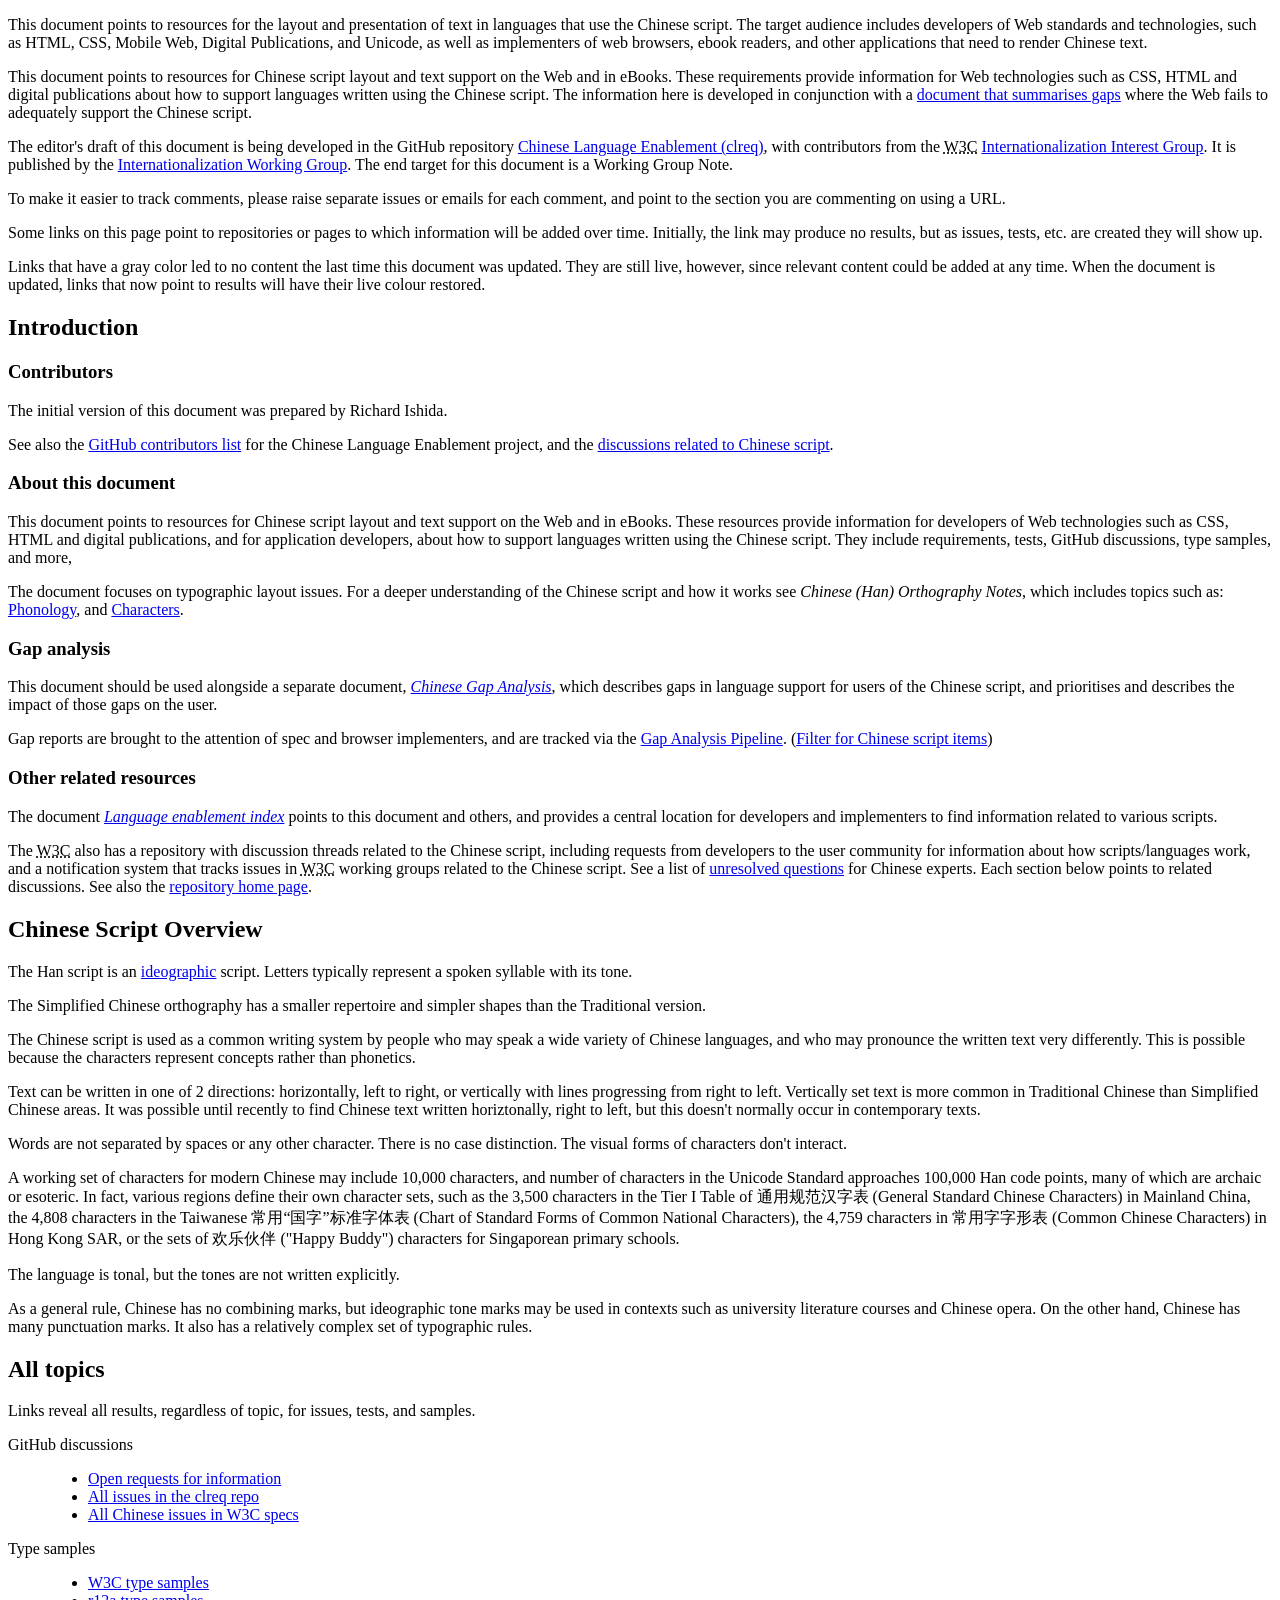
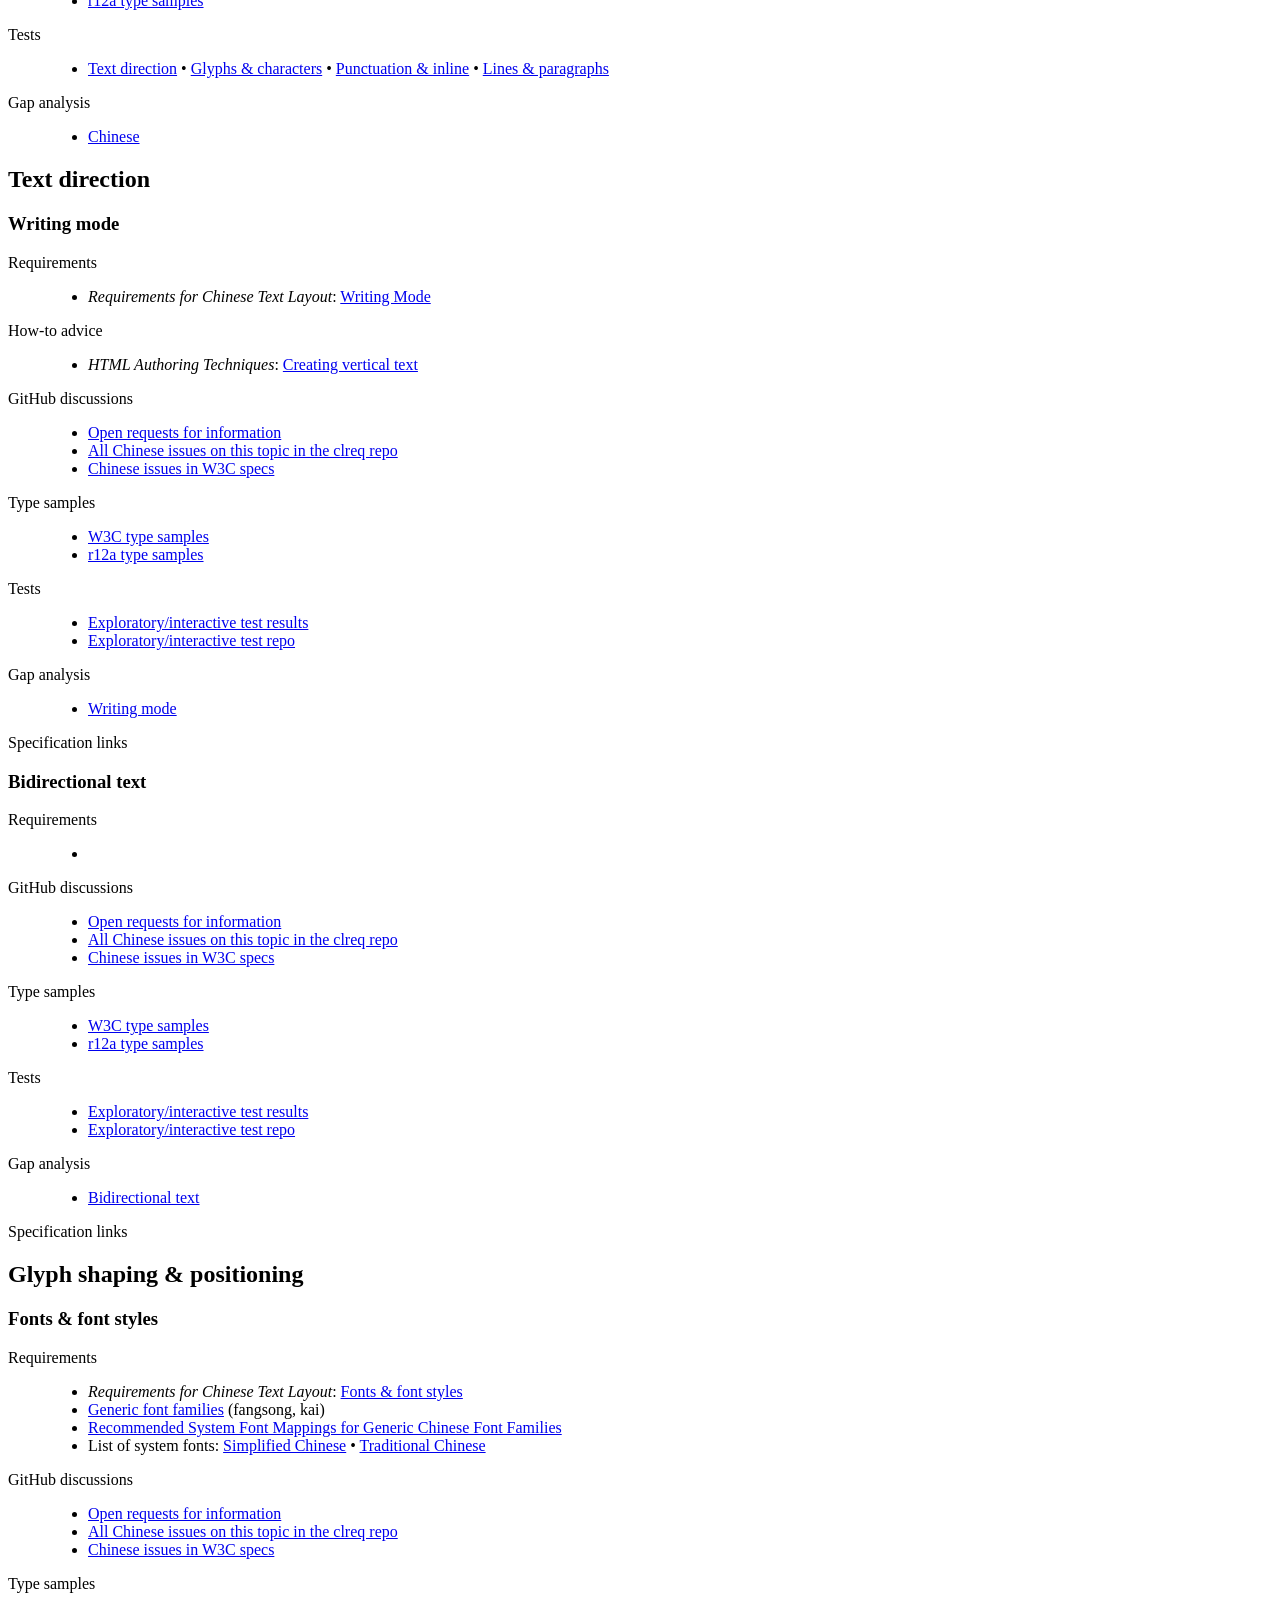
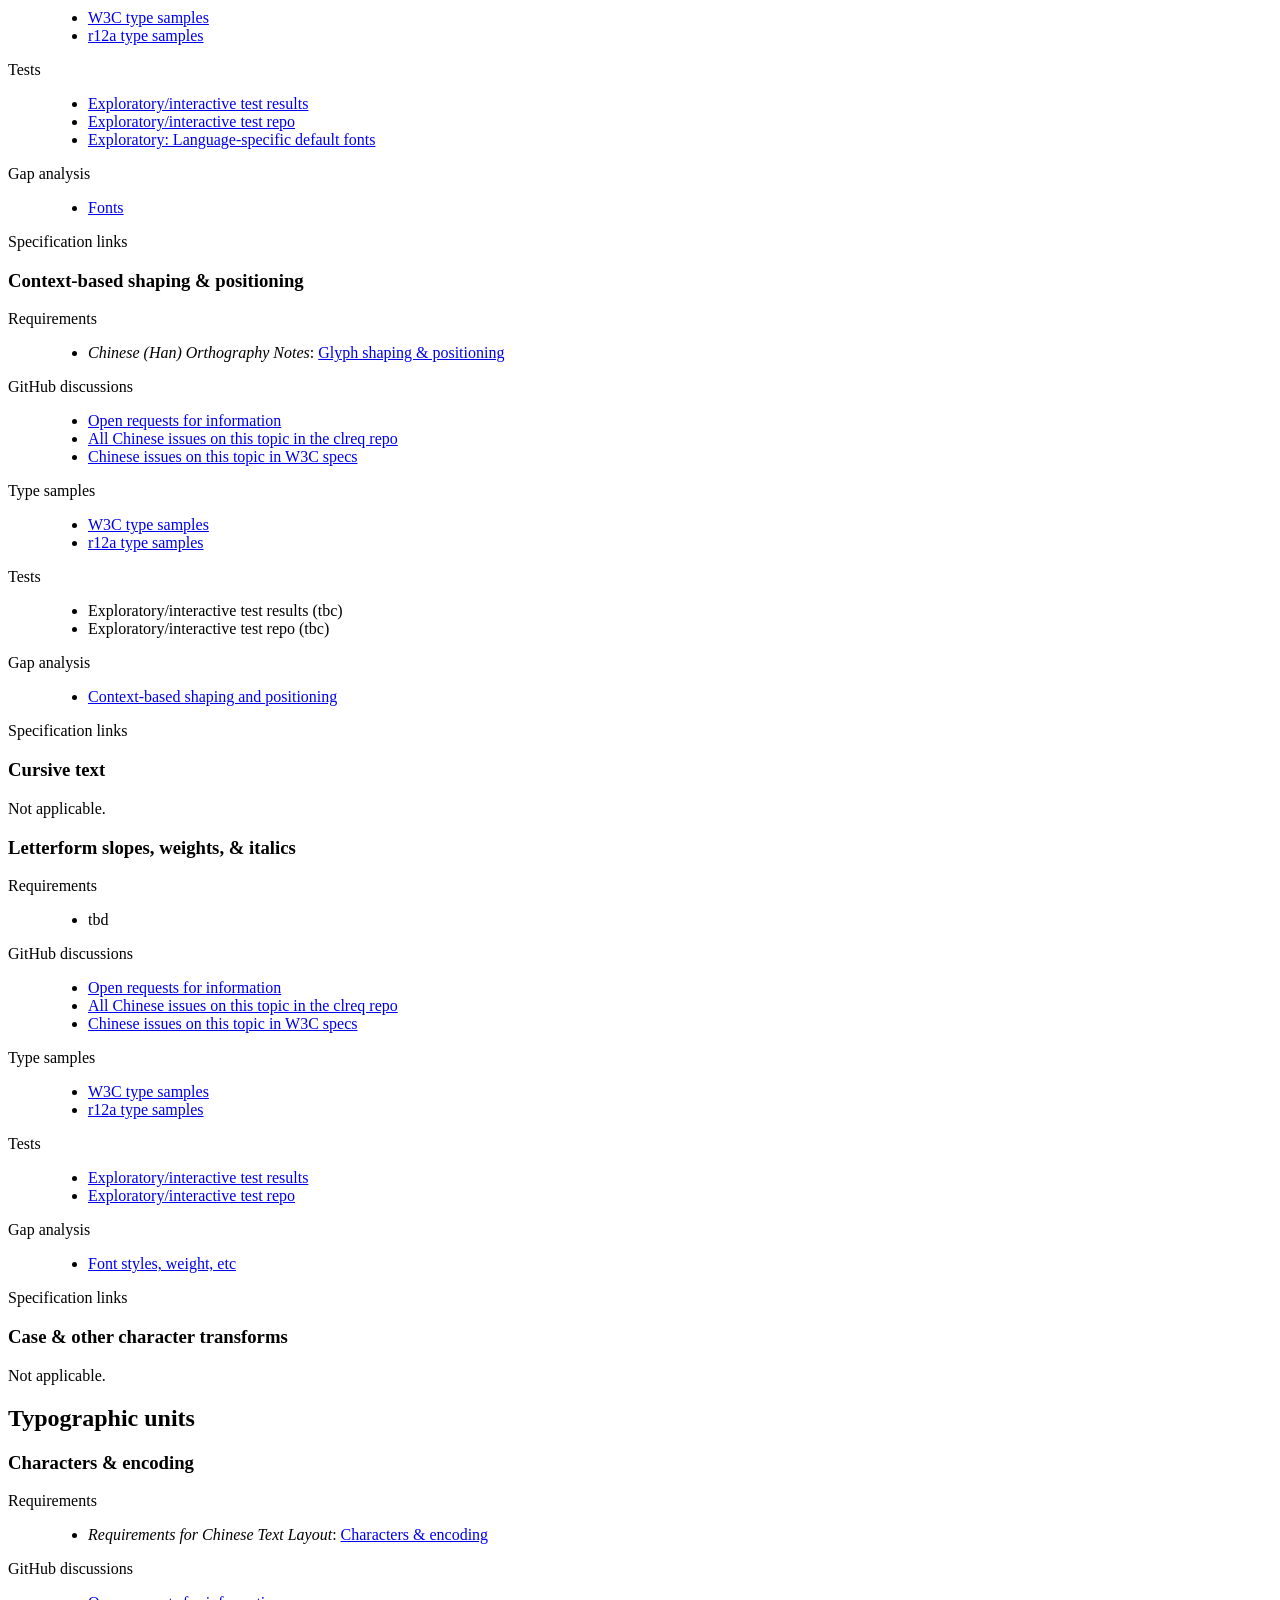
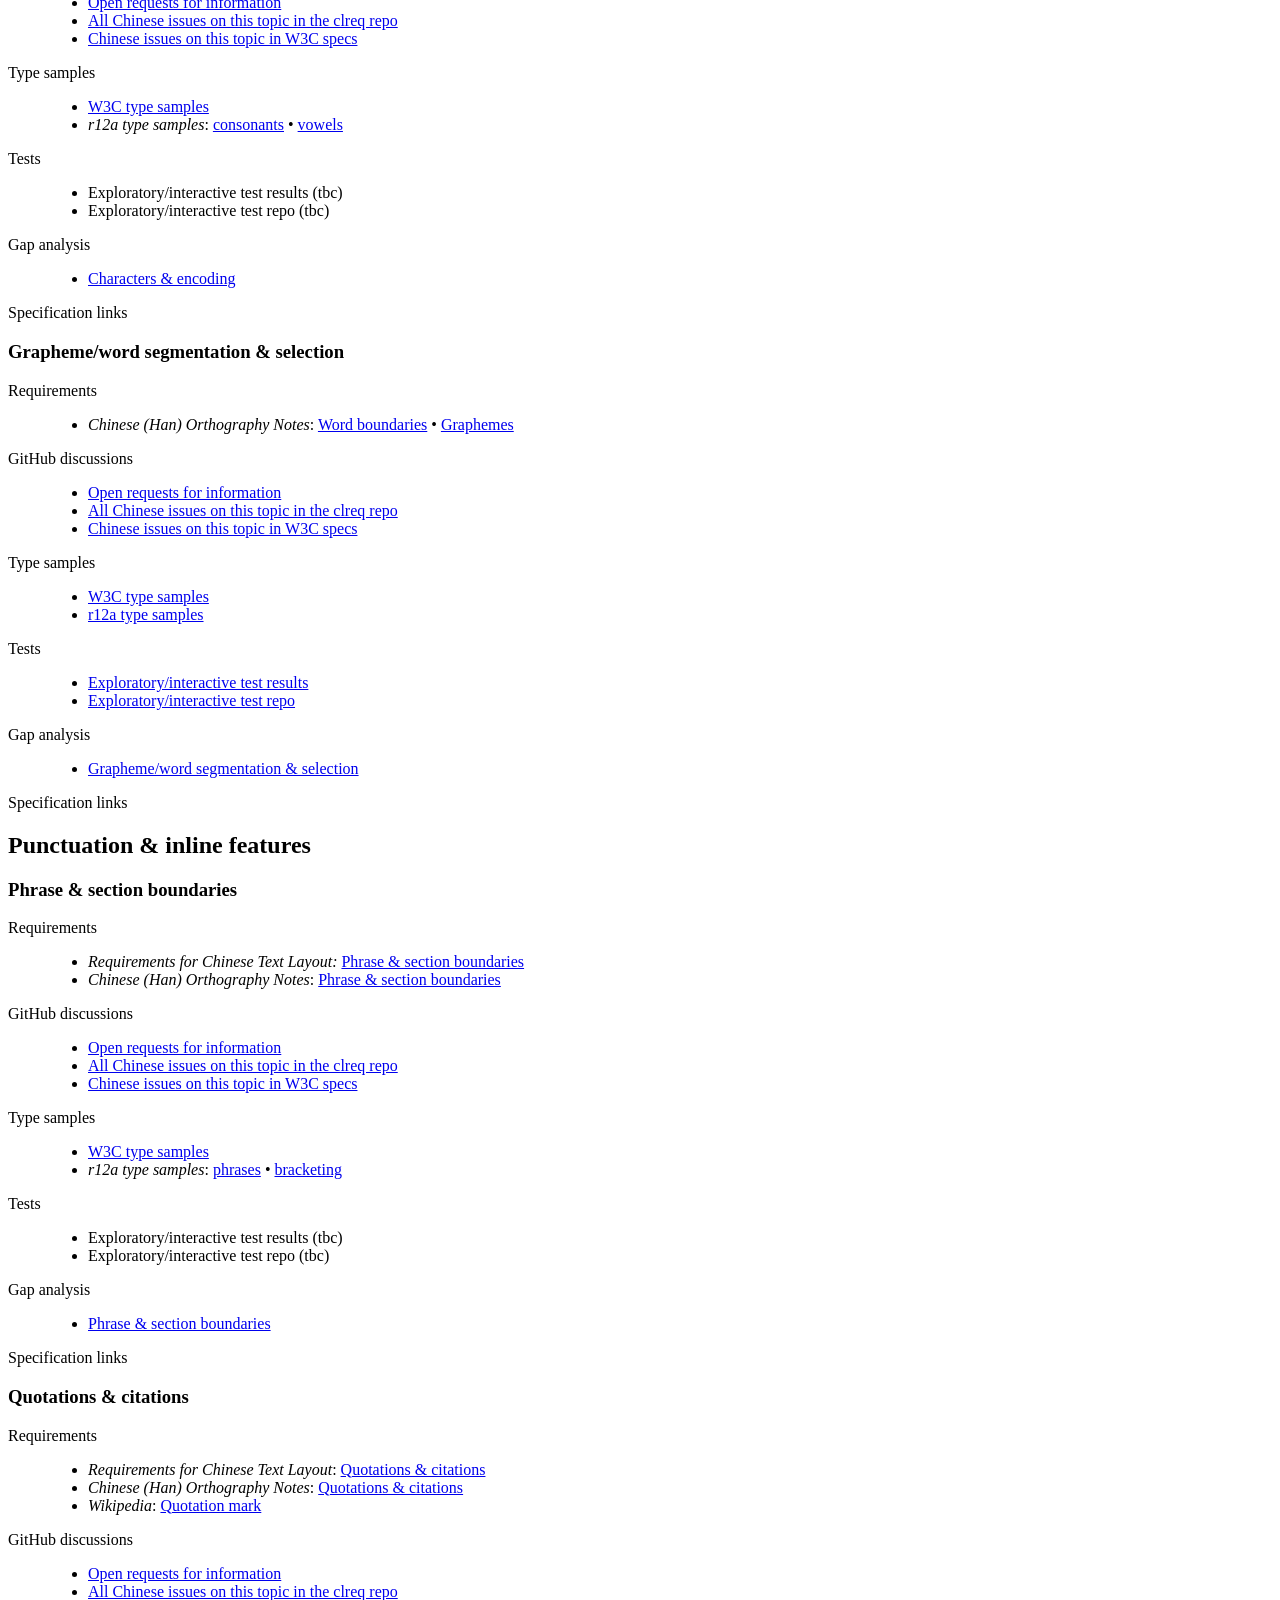
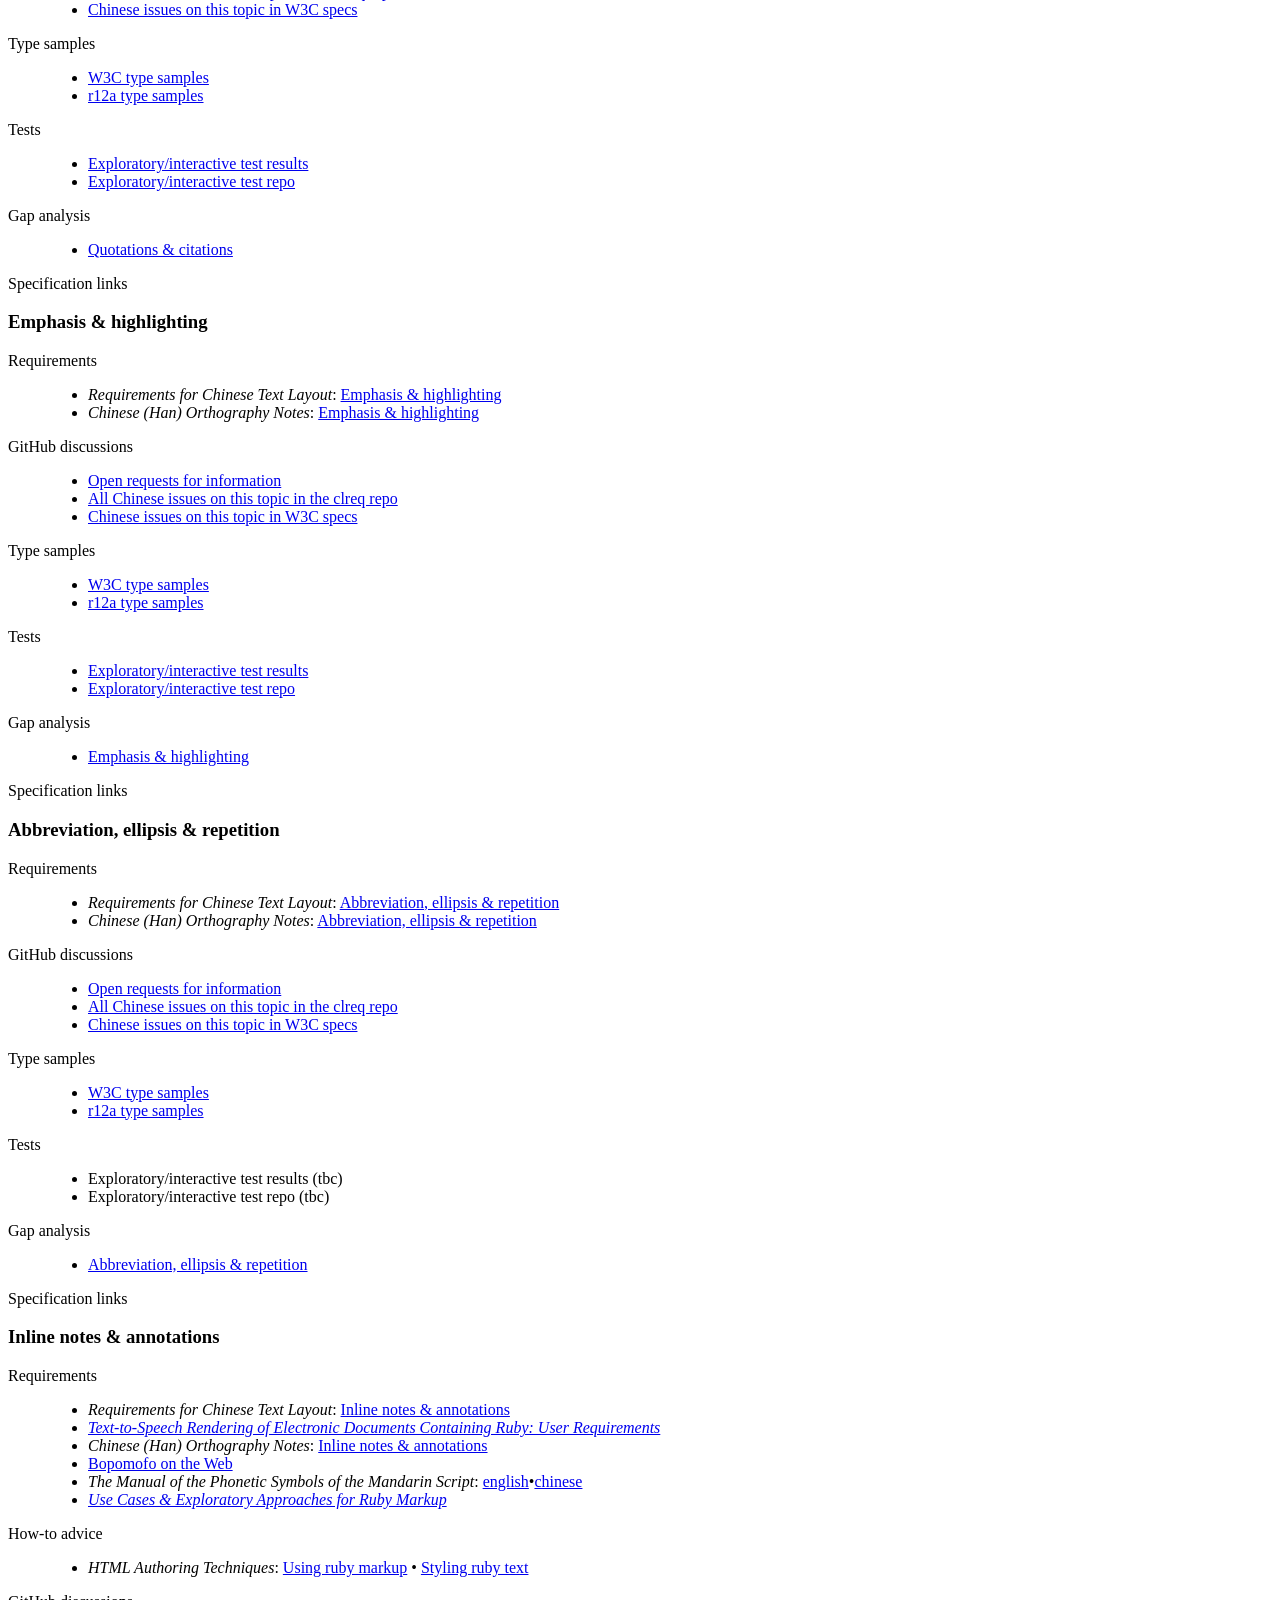
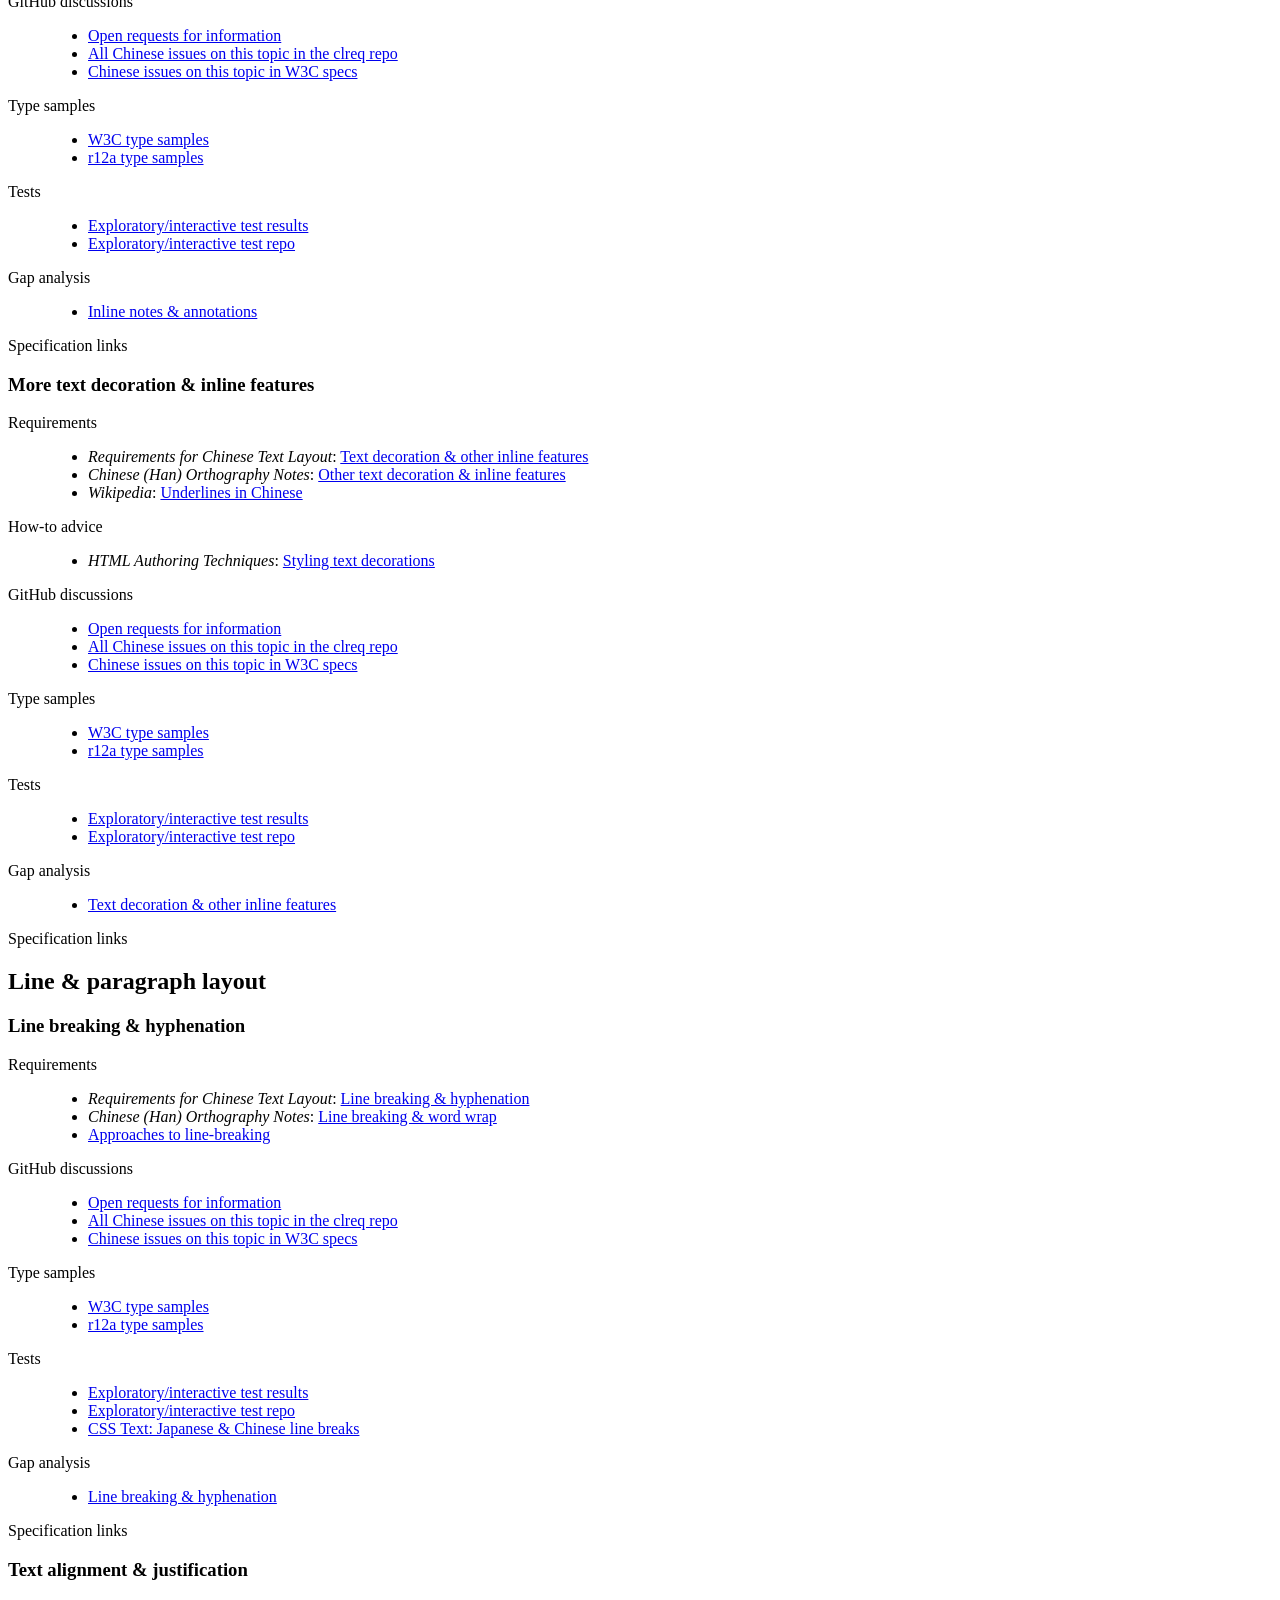
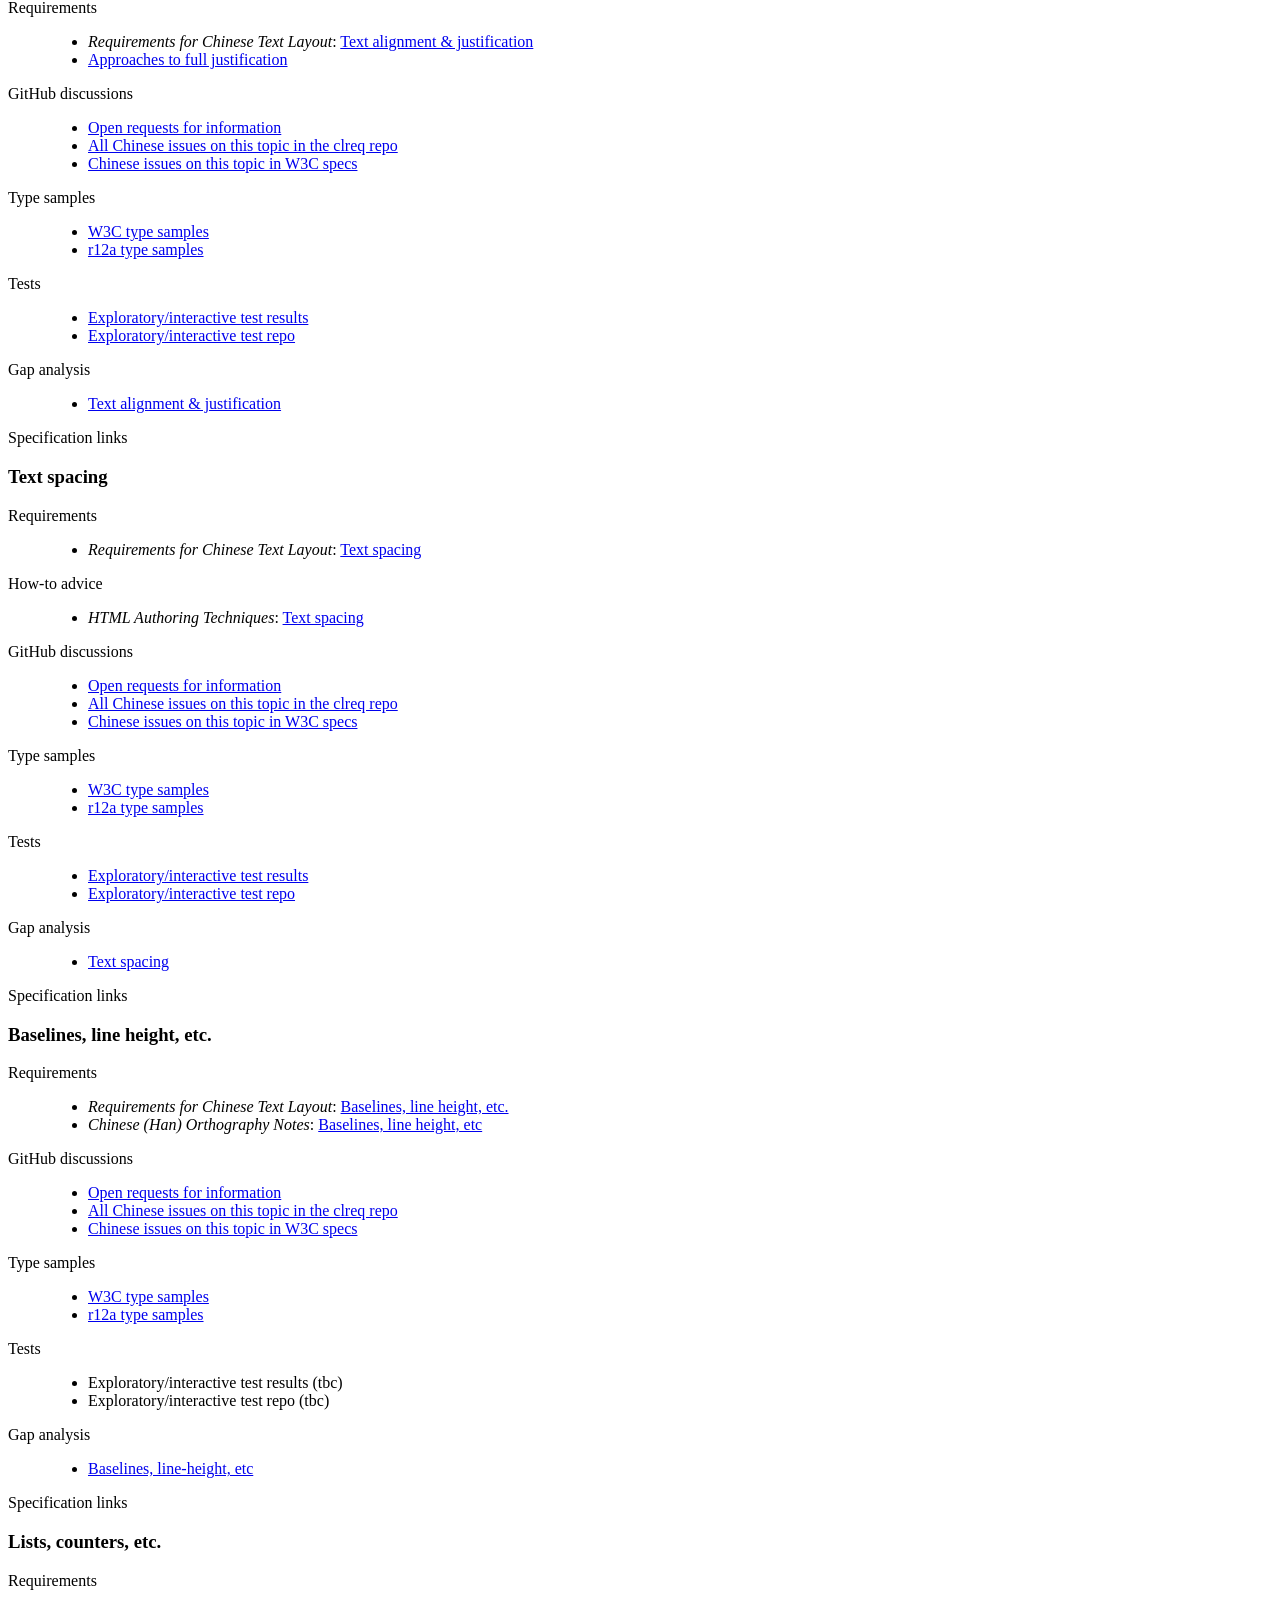
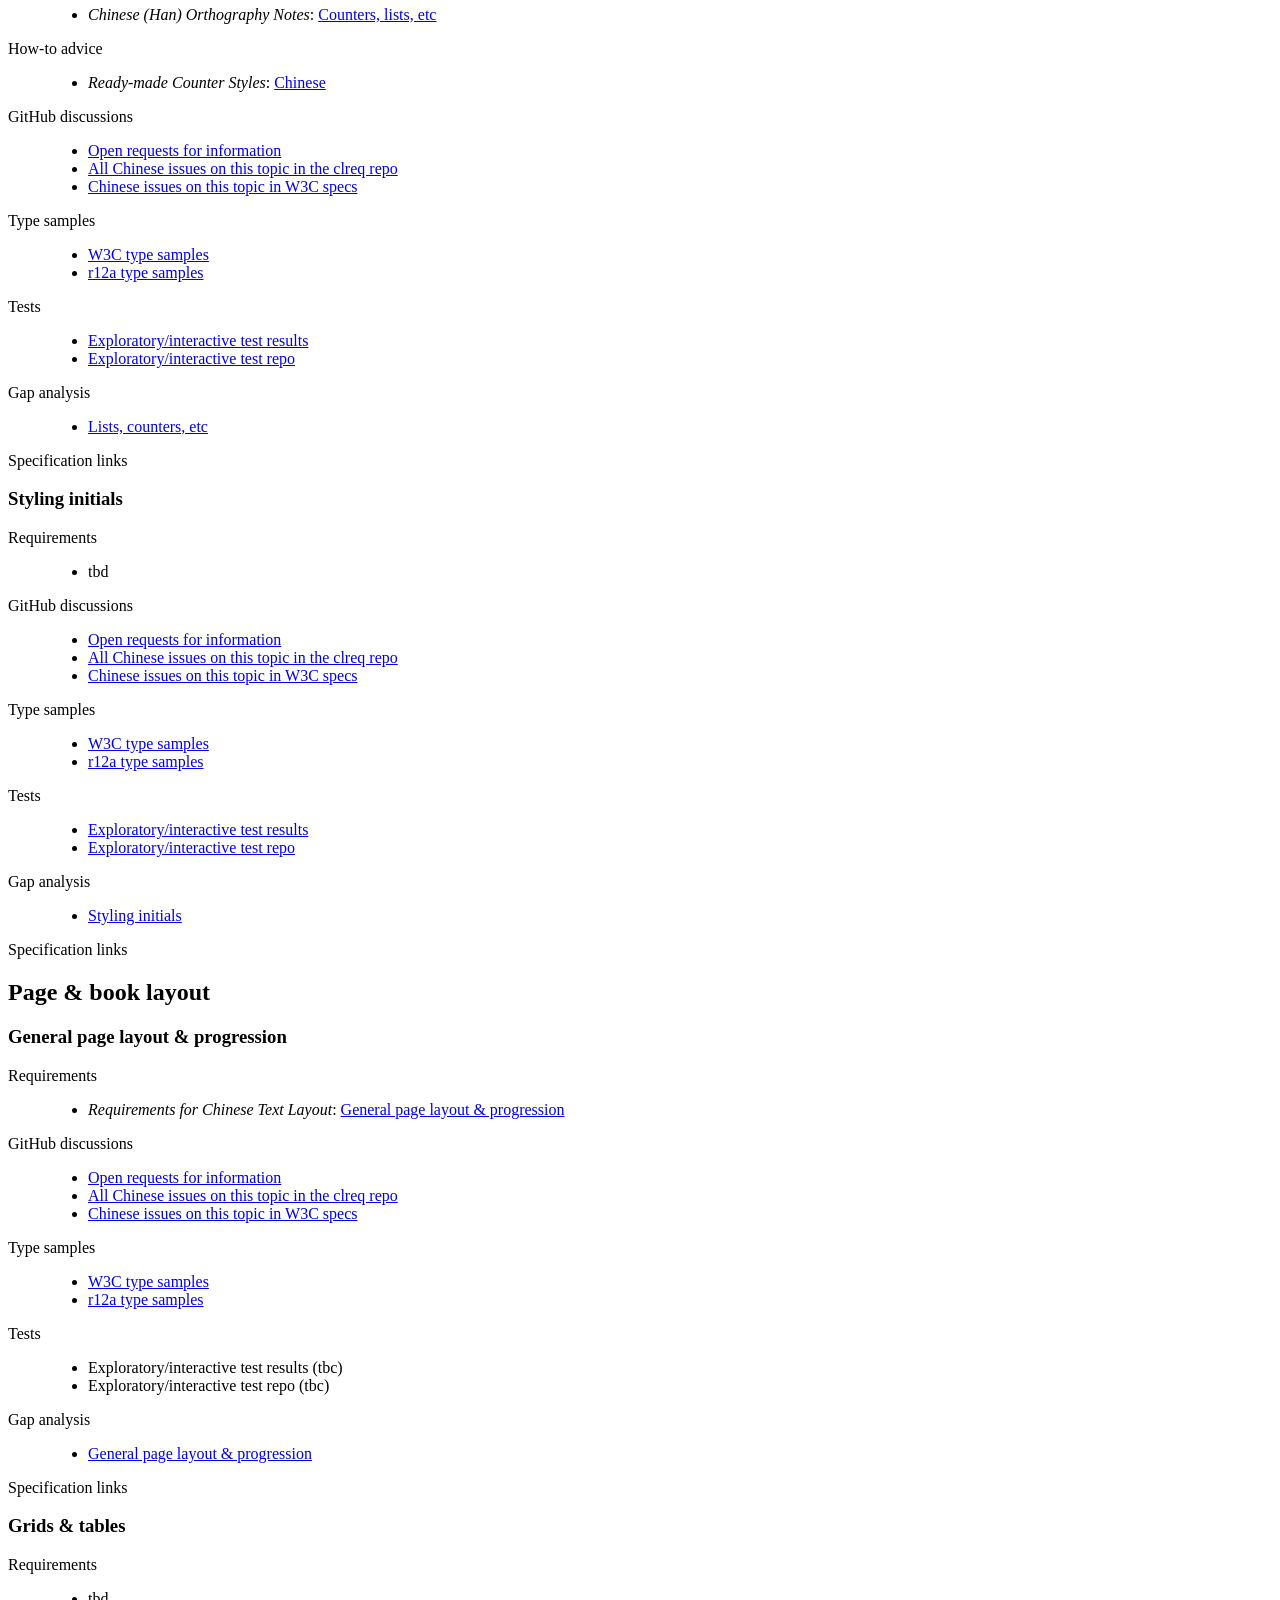
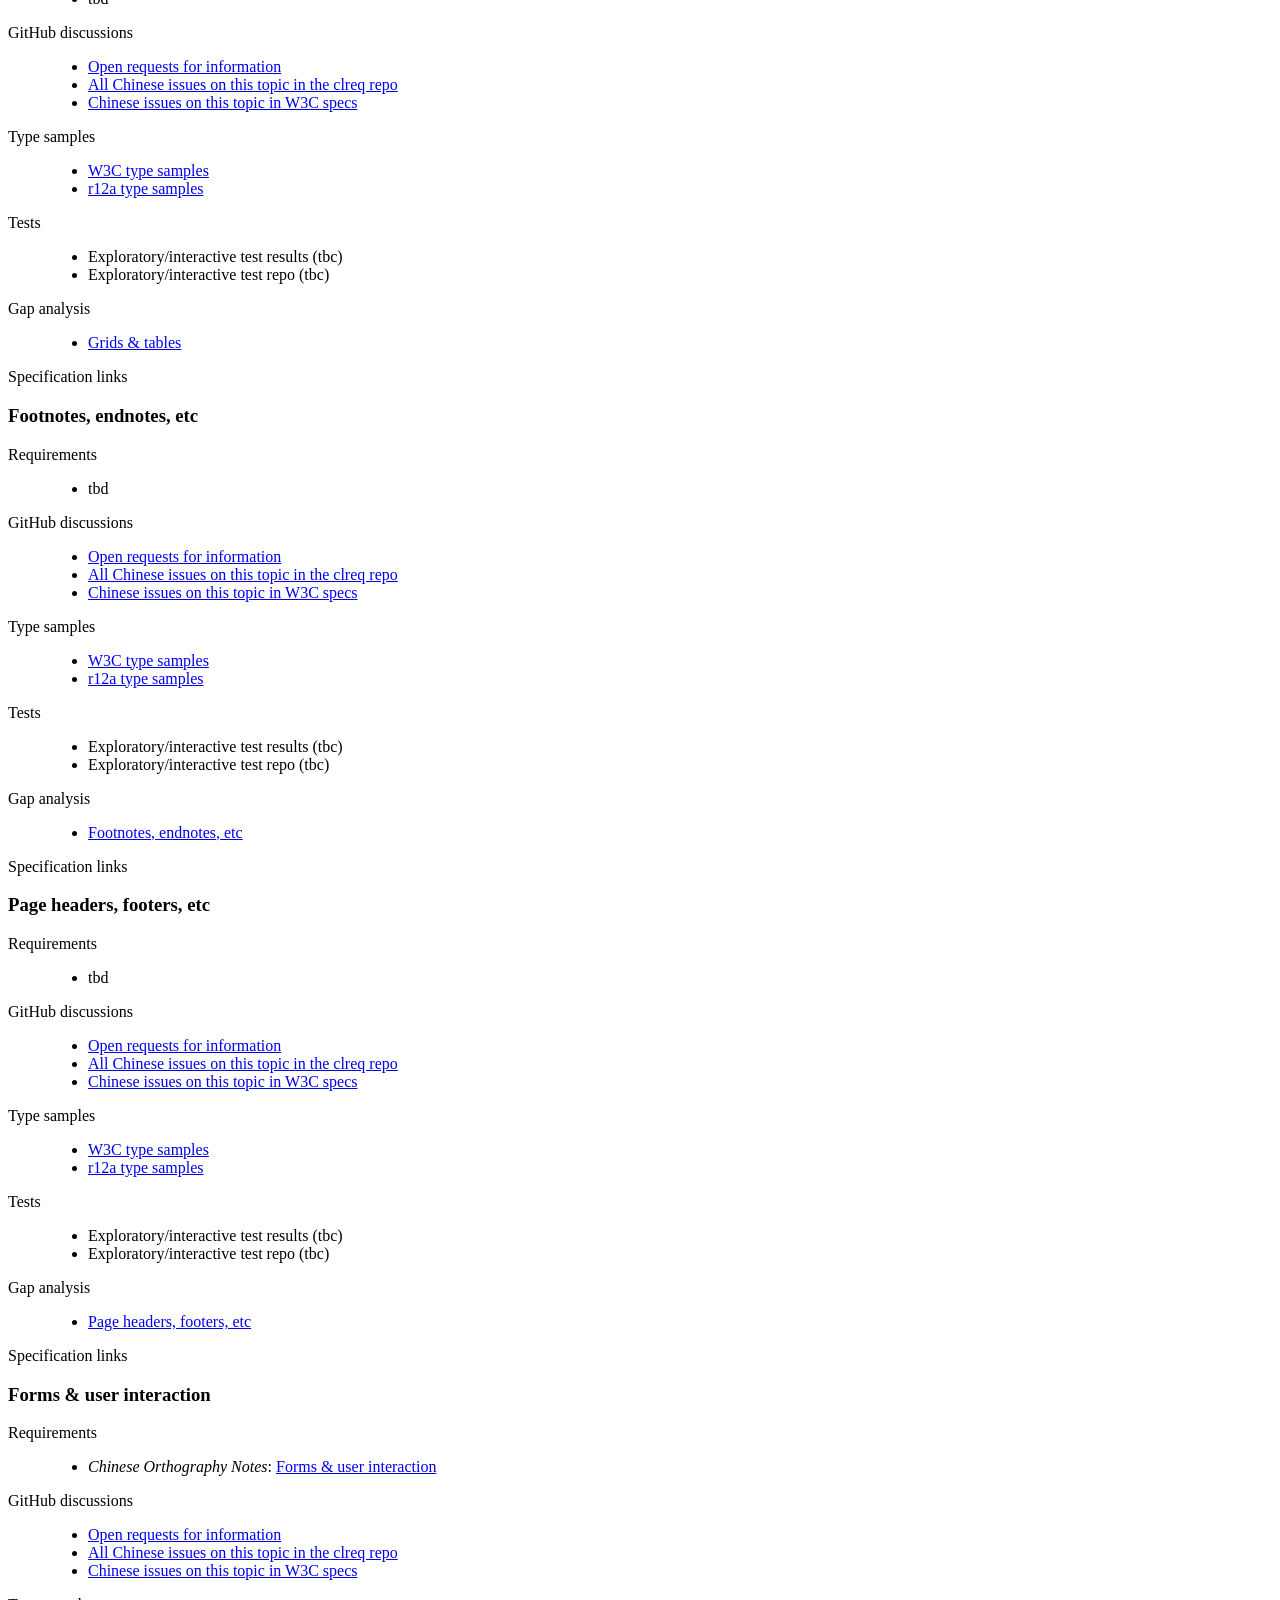
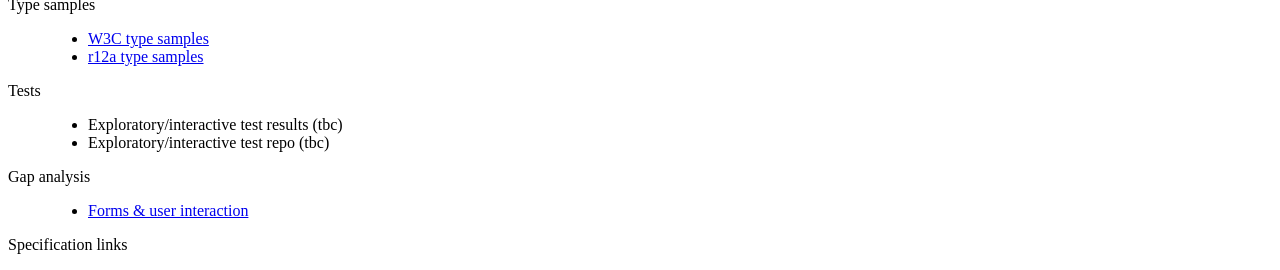
<file: resources/index.html>
<!DOCTYPE html>

<html lang="en">
<head>
  <meta charset="utf-8">

  <title>Chinese Script Resources</title>

  <script class="remove" src="https://w3c.github.io/i18n-activity/templates/gap-analysis/prompts.js"></script>
  <script class="remove" src="https://w3c.github.io/typography/index-data/shared_data.js"></script>
  <script src="https://www.w3.org/Tools/respec/respec-w3c" class="remove" defer>
</script>
  <script class="remove">
  var respecConfig = {
      // specification status (e.g. WD, LCWD, WG-NOTE, etc.). If in doubt use ED.
      specStatus:           "ED",
      //publishDate:  		"2024-07-16",

      noRecTrack:           true,
      shortName:            "hani-lreq",
      copyrightStart:       "2024",
      edDraftURI:           "https://www.w3.org/International/clreq/resources/",

      editors:  [
        { name: "Richard Ishida", company: "W3C", w3cid: 3439 }
      ],

      group:    "i18n",
 	  github:	"w3c/clreq",


	preProcess: [
		() => { addPrompts() },
		() => { addSharedData() },
		],


    postProcess: [
            async function importStyleSheet() {
                const elems = document.querySelectorAll(`link[rel='stylesheet'][data-import]`)
                await Promise.all(
                    [...elems].map(async link => {
                        const text = await fetch(link.href).then(r => r.text())
                        const style = document.createElement("style")
                        style.textContent = text
                        link.replaceWith(style)
                        })
                    )
                }
            ],
        };
  </script>

<link rel="stylesheet" data-import href="https://w3c.github.io/i18n-drafts/style/respec_2022.css">
<!--<link rel="stylesheet" href="local.css">-->
</head>

<body>
<div id="abstract">
<p>This document  points to resources for the layout and presentation of text in languages that use the Chinese script. The target audience includes developers of Web standards and technologies, such as HTML, CSS, Mobile Web, Digital Publications, and Unicode, as well as implementers of web browsers, ebook readers, and other applications that need to render Chinese text.</p>
</div>

<div id="sotd">
<p>This document  points to resources for Chinese script layout and text support on the Web and in eBooks. These requirements provide information for Web technologies such as CSS, HTML and digital publications about how to support languages written using the Chinese script. The information here is developed in conjunction with a <a href="https://www.w3.org/TR/clreq-gap/">document that summarises gaps</a> where the Web fails to adequately support the Chinese script.</p>

<p>The editor's draft of this document is being developed in the GitHub repository <a href="https://w3c.github.io/clreq/">Chinese Language Enablement (clreq)</a>, with contributors from the <abbr title="World Wide Web Consortium">W3C</abbr> <a href="https://www.w3.org/International/i18n-activity/i18n-ig/">Internationalization Interest Group</a>. It is published by the <a href="https://www.w3.org/International/i18n-activity/i18n-wg/">Internationalization Working Group</a>. The end target for this document is a Working Group Note.</p>

<p>To make it easier to track comments, please raise separate issues or emails for each comment, and point to the section you are commenting on using a URL.</p>
</div>


<div id="linkWarning">
<p>Some links on this page point to repositories or pages to which information will be added over time. Initially, the link may produce no results, but as issues, tests, etc. are created they will show up.</p>

<p>Links that have a gray color led to no content the last time this document was updated.  They are still live, however, since relevant content could be added at any time. When the document is updated, links that now point to results will have their live colour restored.</p>
</div>











<section id="h_introduction">
<h2>Introduction</h2>



<section id="h_acknowledgements">
<h3>Contributors</h3>

<p>The initial version of this document was prepared by  Richard Ishida.</p>

<!--<p>Thanks to the following people who contributed information that is used in this document (contributors' names listed in in alphabetic order): XXXX.</p>
-->
<p data-lang="en">See also the <a href="https://github.com/w3c/clreq/graphs/contributors">GitHub contributors list</a> for the Chinese Language Enablement project, and the <a href="https://github.com/w3c/clreq/issues?q=is%3Aopen+is%3Aissue">discussions related to Chinese script</a>.</p>
</section>






<section id="h_about_this_document">
<h3>About this document</h3>

<p>This document points to resources for Chinese script layout and text support on the Web and in eBooks. These resources provide information for developers of Web technologies such as CSS, HTML and digital publications, and for application developers, about how to support languages written using the Chinese script. They include requirements, tests, GitHub discussions, type samples, and more,</p>

<p>The document focuses on typographic layout issues.  For a deeper understanding of the Chinese script and how it works see <cite>Chinese (Han) Orthography Notes</cite>, which includes topics such as:
<a href="https://r12a.github.io/scripts/hani/zh.html#phonology">Phonology</a>, and
<a href="https://r12a.github.io/scripts/hani/zh.html#characters">Characters</a>.
<!--<a href="https://r12a.github.io/scripts/hani/zh.html#consonants">Consonants</a>,
<a href="https://r12a.github.io/scripts/hani/zh.html#encoding">Encoding choices</a>,
and
<a href="https://r12a.github.io/scripts/hani/zh.html#numbers">Numbers</a>-->
</p>
</section>






<section id="h_gap_analysis">
<h3>Gap analysis</h3>

<p>This document should be used alongside a separate document, <a href="https://www.w3.org/TR/clreq-gap/"><cite>Chinese Gap Analysis</cite></a>, which describes gaps in language support for users of the Chinese script, and prioritises and describes the impact of those gaps on the user.</p>

<p>Gap reports are brought to the attention of spec and browser implementers, and are tracked via the <a href="https://github.com/orgs/w3c/projects/95" target="_blank">Gap Analysis Pipeline</a>. (<a href="https://github.com/orgs/w3c/projects/95/views/1?filterQuery=label%3A%22s%3Ahani%22" target="_blank">Filter for Chinese script items</a>)</p>
</section>







<section id="h_info_requests">
<h3>Other related resources</h3>

<p>The document <a href="https://www.w3.org/TR/typography/"><cite>Language enablement index</cite></a> points to this document and others, and provides a central location for developers and implementers to find information related to various scripts.</p>

<p>The <abbr title="World Wide Web Consortium">W3C</abbr> also has a repository with discussion threads related to the Chinese script, including requests from developers to the user community for information about how scripts/languages work, and a notification system that tracks issues in <abbr title="World Wide Web Consortium">W3C</abbr> working groups related to the Chinese script. See a list of <a target="_blank" href="https://github.com/w3c/clreq/issues?q=is%3Aissue+is%3Aopen+label%3A問題/question">unresolved questions</a> for Chinese experts. Each section below points to related discussions. See also the <a href="https://w3c.github.io/clreq/home">repository home page</a>.</p>
</section>
</section>




















<section id="h_script_overview">
<h2>Chinese Script Overview</h2>


<p>The Han script is an <a class="termref" href="https://r12a.github.io/scripts/glossary/index.html#ideograph">ideographic</a> script. Letters typically represent a spoken syllable with its tone.</p>

<p>The Simplified Chinese orthography  has a smaller repertoire and simpler shapes than the Traditional version. </p>

<p>The Chinese script is used as a common writing system by people who may speak a wide variety of Chinese languages, and who may pronounce the written text very differently. This is possible because the characters represent concepts rather than phonetics.</p>

<p>Text can be written in one of 2 directions: horizontally, left to right, or vertically with lines progressing from right to left. Vertically set text is more common in Traditional Chinese than Simplified Chinese areas. It was possible until recently to find Chinese text written horiztonally, right to left, but this doesn't normally occur in contemporary texts.</p>

<p>Words are not separated by spaces or any other character. There is no case distinction. The visual forms of characters don't interact.</p>

<p><!--In its 'main' category, CLDR lists 2,210 characters for the Simplified Chinese orthography, and 2,180 for Traditional Chinese. Combined, this includes 3,026 unique characters, and an overlap of 1,064 characters.--> A working set of characters for modern Chinese may include 10,000 characters, and number of characters in the Unicode Standard approaches 100,000 Han code points, many of which are archaic or esoteric. In fact, various regions define their own character sets, such as the 3,500 characters in the Tier I Table of <span lang="zh">通用规范汉字表</span> (General Standard Chinese Characters) in Mainland China, the 4,808 characters in the Taiwanese <span lang="zh">常用“国字”标准字体表</span> (Chart of Standard Forms of Common National Characters), the 4,759 characters in <span lang="zh">常用字字形表</span> (Common Chinese Characters) in Hong Kong SAR, or the sets of <span lang="zh">欢乐伙伴</span> (&quot;Happy Buddy&quot;) characters for Singaporean primary schools.</p>

<p>The language is tonal, but the tones are not written explicitly.</p>

<p>As a general rule, Chinese has no combining marks, but ideographic tone marks may be used in contexts such as university literature courses and Chinese opera. On the other hand, Chinese has many punctuation marks. It also has a relatively complex set of typographic rules.</p>
</section>












<section>
<h2 id="h_all_topics">All topics</h2>


<aside class="status_prompt">Links reveal all results, regardless of topic, for issues, tests, and samples. </aside>




<dl class="reslinks">
<dt>GitHub discussions</dt>
<dd>
<ul>
<li><a target="_blank" href="https://github.com/w3c/clreq/issues?q=is%3Aissue+label%3A問題/question+is%3Aopen">Open requests for information</a></li>

<li><a target="_blank" href="https://github.com/w3c/clreq/issues?q=is%3Aissue">All issues in the clreq repo</a></li>

<li><a target="_blank" href="https://github.com/w3c/i18n-activity/issues?q=is%3Aissue+label%3Aclreq">All Chinese issues in W3C specs</a></li>
</ul>
</dd>


<dt>Type samples</dt>
<dd>
<ul>
<li><a target="_blank" href="https://github.com/w3c/type-samples/issues?q=is%3Aissue+is%3Aopen+label%3As%3Ahani">W3C type samples</a></li>

<li><a target="_blank" href="https://github.com/r12a/typesamples/issues?q=is%3Aopen+label%3As.hani">r12a type samples</a></li>
</ul>
</dd>


<dt>Tests</dt>
<dd>
<ul>
<li><a target="_blank" href="https://github.com/w3c/text_direction_tests/issues?q=is%3Aissue+label%3As%3Ahani">Text direction</a> • <a target="_blank" href="https://github.com/w3c/glyph_character_tests/issues?q=is%3Aissue+label%3As%3Ahani">Glyphs &amp; characters</a> • <a target="_blank" href="https://github.com/w3c/character_phrase_tests/issues?q=is%3Aissue+label%3As%3Ahani">Punctuation &amp; inline</a> • <a target="_blank" href="https://github.com/w3c/line_paragraph_tests/issues?q=is%3Aissue+label%3As%3Ahani">Lines &amp; paragraphs</a></li>
</ul>

</dd><dt>Gap analysis</dt>
<dd>
<ul class="linkList">
<li><a target="_blank" href="https://www.w3.org/TR/clreq-gap/">Chinese</a></li>
</ul>
</dd>
</dl>
</section>













<section id="h_direction">
<h2>Text direction</h2>


<section id="writing_mode">
<h3>Writing mode</h3>

<p id="prompt-writing_mode" class="status_prompt promptStub"></p>


<dl class="reslinks">
<dt>Requirements</dt>
<dd>
<ul>
<li><cite>Requirements for Chinese Text Layout</cite>: <a target="_blank" href="https://www.w3.org/TR/clreq/#h_writing_mode">Writing Mode</a></li>
</ul>
</dd>

<dt>How-to advice</dt>
<dd>
<ul>
<li><cite>HTML Authoring Techniques</cite>: <a target="_blank" href="https://www.w3.org/International/i18n-drafts/techniques/authoring-html.en#verticaltext">Creating vertical text</a></li>
</ul>
</dd>

<dt>GitHub discussions</dt>
<dd>
<ul>
<li><a class="variable" target="_blank" href="https://github.com/w3c/clreq/issues?q=is%3Aopen+is%3Aissue+label%3A問題/question+label%3Ai%3Awriting_mode">Open requests for information</a></li>

<li><a class="variable" target="_blank" href="https://github.com/w3c/clreq/issues?q=is%3Aissue+label%3Ai%3Awriting_mode">All Chinese issues on this topic in the clreq repo</a></li>

<li><a class="variable" target="_blank" href="https://github.com/w3c/i18n-activity/issues?q=+is%3Aissue+label%3Aclreq+label%3Ai%3Awriting_mode">Chinese issues in W3C specs</a></li>
</ul>
</dd>


<dt>Type samples</dt>
<dd>
<ul>
<li><a class="variable" target="_blank" href="https://github.com/w3c/type-samples/issues?q=is%3Aissue+is%3Aopen+label%3As%3Ahani+label%3Ai%3Awriting_mode">W3C type samples</a></li>

<li><a class="variable" target="_blank" href="https://github.com/r12a/typesamples/issues?q=is%3Aopen+label%3As.hani+label%3Ah.direction">r12a type samples</a></li>
</ul>
</dd>


<dt>Tests</dt>
<dd>
<ul id="tests-writing_mode">
<li><a class="variable" target="_blank" href="https://www.w3.org/International/i18n-tests/results/int-vertical-text.html#chinese">Exploratory/interactive test results</a></li>

<li><a class="variable" target="_blank" href="https://github.com/w3c/text_direction_tests/issues?q=is%3Aissue++label%3As%3Ahani+label%3Ai%3Awriting_mode">Exploratory/interactive test repo</a></li>
</ul>
</dd>


<dt>Gap analysis</dt>
<dd>
<ul class="linkList">
<li><a target="_blank" href="https://www.w3.org/TR/clreq-gap/#writing_mode">Writing mode</a></li>
</ul>
</dd>


<dt>Specification links</dt>
<dd class="le_index">
<ul class="linkList" id="specs-writing_mode">
</ul>
</dd>
</dl>
</section>






<section id="bidi_text">
<h3>Bidirectional text</h3>

<p id="prompt-bidi_text" class="status_prompt promptStub"></p>


<dl class="reslinks">
<dt>Requirements</dt>
<dd>
<ul>
<li><!--<cite>Orthography Notes</cite>: <a target="_blank" href="https://r12a.github.io/scripts/XX_ORTH_DIR/PATH#direction">XX_ORTHLANG</a>--></li>
</ul>
</dd>

<dt>GitHub discussions</dt>
<dd>
<ul>
<li><a class="variable empty" target="_blank" href="https://github.com/w3c/clreq/issues?q=is%3Aopen+is%3Aissue+label%3A問題/question+label%3Ai%3Abidi_text">Open requests for information</a></li>

<li><a class="variable empty" target="_blank" href="https://github.com/w3c/clreq/issues?q=is%3Aissue+label%3Ai%3Abidi_text">All Chinese issues on this topic in the clreq repo</a></li>

<li><a class="variable" target="_blank" href="https://github.com/w3c/i18n-activity/issues?q=+is%3Aissue+label%3Aclreq+label%3Ai%3Abidi_text">Chinese issues in W3C specs</a></li>
</ul>
</dd>


<dt>Type samples</dt>
<dd>
<ul>
<li><a class="variable empty" target="_blank" href="https://github.com/w3c/type-samples/issues?q=is%3Aissue+is%3Aopen+label%3As%3Ahani+label%3Ai%3Abidi_text">W3C type samples</a></li>

<li><a class="variable empty" target="_blank" href="https://github.com/r12a/typesamples/issues?q=is%3Aopen+label%3As.hani+label%3Ah.direction">r12a type samples</a></li>
</ul>
</dd>


<dt>Tests</dt>
<dd>
<ul id="tests-bidi_text">
<li><a class="variable empty" target="_blank" href="https://www.w3.org/International/i18n-tests/results/int-bidi-text.html#XX_TESTFRAGNAME">Exploratory/interactive test results</a></li>

<li><a class="variable empty" target="_blank" href="https://github.com/w3c/text_direction_tests/issues?q=is%3Aissue++label%3As%3Ahani+label%3Ai%3Abidirectional_text">Exploratory/interactive test repo</a></li>
</ul>
</dd>


<dt>Gap analysis</dt>
<dd>
<ul class="linkList">
<li><a target="_blank" href="https://www.w3.org/TR/clreq-gap/#bidi_text">Bidirectional text</a></li>
</ul>
</dd>


<dt>Specification links</dt>
<dd class="le_index">
<ul class="linkList" id="specs-bidi_text">
</ul>
</dd>
</dl>
</section>
</section>









<section id="h_shaping">
<h2>Glyph shaping &amp; positioning</h2>


<section id="fonts">
<h3>Fonts &amp; font styles</h3>

<p id="prompt-fonts" class="status_prompt promptStub"></p>


<dl class="reslinks">
<dt>Requirements</dt>
<dd>
<ul>
<li><cite>Requirements for Chinese Text Layout</cite>: <a target="_blank" href="https://www.w3.org/TR/clreq/#h_fonts">Fonts &amp; font styles</a></li>

<li><a target="_blank" href="https://github.com/w3c/i18n-discuss/wiki/Generic-font-families">Generic font families</a> (fangsong, kai)</li>

<li><a target="_blank" href="https://github.com/w3c/clreq/blob/gh-pages/others/system-font-mappings.md">Recommended System Font Mappings for Generic Chinese Font Families</a></li>

<li>List of system fonts: <a target="_blank" href="https://r12a.github.io/scripts/fontlist/index.html?script=hans">Simplified Chinese</a> • <a target="_blank" href="https://r12a.github.io/scripts/fontlist/index.html?script=hant">Traditional Chinese</a></li>
</ul>
</dd>

<dt>GitHub discussions</dt>
<dd>
<ul>
<li><a class="variable" target="_blank" href="https://github.com/w3c/clreq/issues?q=is%3Aissue+is%3Aopen+label%3Ai%3Afonts+label%3A問題/question+">Open requests for information</a></li>

<li><a class="variable" target="_blank" href="https://github.com/w3c/clreq/issues?q=is%3Aissue+label%3Ai%3Afonts">All Chinese issues on this topic in the clreq repo</a></li>

<li><a class="variable" target="_blank" href="https://github.com/w3c/i18n-activity/issues?q=+label%3Aclreq+label%3Ai%3Afonts">Chinese issues in W3C specs</a></li>
</ul>
</dd>

<dt>Type samples</dt>
<dd>
<ul>
<li><a class="variable empty" target="_blank" href="https://github.com/w3c/type-samples/issues?q=is%3Aissue+is%3Aopen+label%3As%3Ahani+label%3Ai%3Afonts">W3C type samples</a></li>

<li><a class="variable empty" target="_blank" href="https://github.com/r12a/typesamples/issues?q=is%3Aopen+label%3As.hani+label%3Ah.writingstyles">r12a type samples</a></li>
</ul>
</dd>

<dt>Tests</dt>
<dd>
<ul id="tests-fonts">
<li><a class="variable" target="_blank" href="https://www.w3.org/International/i18n-tests/results/int-fonts.html#chinese">Exploratory/interactive test results</a></li>

<li><a class="variable" target="_blank" href="https://github.com/w3c/glyph_character_tests/issues?q=is%3Aissue+label%3As%3Ahani+label%3Ai%3AFonts">Exploratory/interactive test repo</a></li>

<li><a class="variable" target="_blank" href="https://w3c.github.io/i18n-tests/results/default-font">Exploratory: Language-specific default fonts</a></li>
</ul>

</dd><dt>Gap analysis</dt>
<dd>
<ul class="linkList">
<li><a target="_blank" href="https://www.w3.org/TR/clreq-gap/#fonts">Fonts</a></li>
</ul>
</dd>

<dt>Specification links</dt>
<dd class="le_index">
<ul class="linkList" id="specs-fonts">
</ul>
</dd>
</dl>
</section>








<section id="glyphs">
<h3>Context-based shaping &amp; positioning</h3>

<p id="prompt-glyphs" class="status_prompt promptStub"></p>



<dl class="reslinks">
<dt>Requirements</dt>
<dd>
<ul>
<li><cite>Chinese (Han) Orthography Notes</cite>: <a target="_blank" href="https://r12a.github.io/scripts/hani/zh.html#shaping">Glyph shaping &amp; positioning</a></li>
</ul>
</dd>

<dt>GitHub discussions</dt>
<dd>
<ul>
<li><a class="variable empty" target="_blank" href="https://github.com/w3c/clreq/issues?q=is%3Aissue+is%3Aopen+label%3Ai%3Aglyphs+label%3A問題/question+">Open requests for information</a></li>

<li><a class="variable empty" target="_blank" href="https://github.com/w3c/clreq/issues?q=is%3Aissue+label%3Ai%3Aglyphs">All Chinese issues on this topic in the clreq repo</a></li>

<li><a class="variable empty" target="_blank" href="https://github.com/w3c/i18n-activity/issues?q=+label%3Aclreq+label%3Ai%3Aglyphs">Chinese issues on this topic in W3C specs</a></li>
</ul>
</dd>

<dt>Type samples</dt>
<dd>
<ul>
<li><a class="variable empty" target="_blank" href="https://github.com/w3c/type-samples/issues?q=is%3Aissue+is%3Aopen+label%3As%3Ahani+label%3Ai%3Aglyphs">W3C type samples</a></li>

<li><a class="variable empty" target="_blank" href="https://github.com/r12a/typesamples/issues?q=is%3Aopen+label%3As.hani+label%3Ah.context">r12a type samples</a></li>
</ul>
</dd>

<dt>Tests</dt>
<dd>
<ul id="tests-glyphs">
<li>Exploratory/interactive test results (tbc)</li>

<li>Exploratory/interactive test repo (tbc)</li>
</ul>
</dd>


<dt>Gap analysis</dt>
<dd>
<ul class="linkList">
<li><a target="_blank" href="https://www.w3.org/TR/clreq-gap/#glyphs">Context-based shaping and positioning</a></li>
</ul>
</dd>

<dt>Specification links</dt>
<dd class="le_index">
<ul class="linkList" id="specs-glyphs">
</ul>
</dd>
</dl>
</section>











<section id="cursive">
<h3>Cursive text</h3>

<p id="prompt-cursive" class="status_prompt promptStub"></p>

<p>Not applicable.</p>


<!--
<dl class="reslinks">
<dt>Requirements</dt>
<dd>
<ul>
<li><cite>N’Ko Orthography Notes</cite>: <a target="_blank" href="https://r12a.github.io/scripts/nkoo/nkoo#cursive">Cursive shaping</a></li>
</ul>
</dd>

<dt>GitHub discussions</dt>
<dd>
<ul>
<li><a class="variable" target="_blank" href="https://github.com/w3c/afrlreq/issues?q=is%3Aissue+label%3As%3Ankoo+label%3Aquestion+is%3Aopen+label%3Ai%3Acursive">Open requests for information</a></li>

<li><a class="variable" target="_blank" href="https://github.com/w3c/afrlreq/issues?q=is%3Aissue+label%3As%3Ankoo+label%3Ai%3Acursive">All N’Ko issues on this topic in the afrlreq repo</a></li>

<li><a class="variable" target="_blank" href="https://github.com/w3c/i18n-activity/issues?q=+label%3Aafrlreq+label%3Ai%3Acursive">African issues on this topic in W3C specs</a></li>
</ul>
</dd>


<dt>Type samples</dt>
<dd>
<ul>
<li><a class="variable empty" target="_blank" href="https://github.com/w3c/type-samples/issues?q=is%3Aissue+is%3Aopen+label%3As%3Ankoo+label%3Ai%3Acursive">W3C type samples</a></li>

<li><a class="variable empty" target="_blank" href="https://github.com/r12a/typesamples/issues?q=is%3Aopen+label%3As.nkoo+label%3Ah.cursive">r12a type samples</a></li>
</ul>
</dd>


<dt>Tests</dt>
<dd>
<ul id="tests-cursive">
<li><a class="variable empty" target="_blank" href="https://www.w3.org/International/i18n-tests/results/int-cursive.html#nko">Exploratory/interactive test results</a></li>

<li><a class="variable empty" target="_blank" href="https://github.com/w3c/glyph_character_tests/issues?q=is%3Aissue+label%3As%3Ankoo+label%3Adoc%3Acursive">Exploratory/interactive test repo</a></li>
</ul>

</dd><dt>Gap analysis</dt>
<dd>
<ul class="linkList">
<li><a target="_blank" href="https://www.w3.org/TR/nkoo-gap/#cursive">Cursive text</a></li>
</ul>
</dd>

<dt>Specification links</dt>
<dd class="le_index">
<ul class="linkList" id="specs-cursive">
</ul>
</dd>
</dl>
-->
</section>








<section id="letterforms">
<h3>Letterform slopes, weights, &amp; italics</h3>

<p id="prompt-letterforms" class="status_prompt promptStub"></p>

<dl class="reslinks">
<dt>Requirements</dt>
<dd>
<ul>
<li>tbd</li>
</ul>
</dd>

<dt>GitHub discussions</dt>
<dd>
<ul>
<li><a class="variable empty" target="_blank" href="https://github.com/w3c/clreq/issues?q=is%3Aissue+is%3Aopen+label%3Ai%3Aletterforms+label%3A問題/question">Open requests for information</a></li>

<li><a class="variable empty" target="_blank" href="https://github.com/w3c/clreq/issues?q=is%3Aissue+label%3Ai%3Aletterforms">All Chinese issues on this topic in the clreq repo</a></li>

<li><a class="variable empty" target="_blank" href="https://github.com/w3c/i18n-activity/issues?q=label%3Aclreq+label%3Ai%3Aletterforms">Chinese issues on this topic in W3C specs</a></li>
</ul>
</dd>


<dt>Type samples</dt>
<dd>
<ul>
<li><a class="variable empty" target="_blank" href="https://github.com/w3c/type-samples/issues?q=is%3Aissue+is%3Aopen+label%3As%3Ahani+label%3Ai%3Aletterforms">W3C type samples</a></li>

<li><a class="variable" target="_blank" href="https://github.com/r12a/typesamples/issues?q=is%3Aopen+label%3As.hani+label%3Ah.letterforms">r12a type samples</a></li>
</ul>
</dd>


<dt>Tests</dt>
<dd>
<ul id="tests-letterforms">
<li><a class="variable empty" target="_blank" href="https://www.w3.org/International/i18n-tests/results/int-letterforms.html#chinese">Exploratory/interactive test results</a></li>

<li><a class="variable empty" target="_blank" href="https://github.com/w3c/character_phrase_tests/issues?q=is%3Aissue+label%3As%3Ahani+label%3Ai%3Aletterforms">Exploratory/interactive test repo</a></li>
</ul>

</dd><dt>Gap analysis</dt>
<dd>
<ul class="linkList">
<li><a target="_blank" href="https://www.w3.org/TR/clreq-gap/#letterforms">Font styles, weight, etc</a></li>
</ul>
</dd>

<dt>Specification links</dt>
<dd class="le_index">
<ul class="linkList" id="specs-letterforms">
</ul>
</dd>
</dl>
</section>











<section id="transforms">
<h3>Case &amp; other character transforms</h3>

<p id="prompt-transforms" class="status_prompt promptStub"></p>

<p>Not applicable.</p>
<!--
<dl class="reslinks">
<dt>Requirements</dt>
<dd>
<ul>
<li><cite>N’Ko Orthography Notes</cite>: <a target="_blank" href="https://r12a.github.io/scripts/nkoo/nkoo#transforms">Case &amp; other character transforms</a></li>
</ul>
</dd>

<dt>GitHub discussions</dt>
<dd>
<ul>
<li><a class="variable empty" target="_blank" href="https://github.com/w3c/afrlreq/issues?q=is%3Aissue+label%3As%3Ankoo+label%3Aquestion+is%3Aopen+label%3Ai%3Atransforms">Open requests for information</a></li>

<li><a class="variable empty" target="_blank" href="https://github.com/w3c/afrlreq/issues?q=is%3Aissue+label%3As%3Ankoo+label%3Ai%3Atransforms">All N’Ko issues on this topic in the afrlreq repo</a></li>

<li><a class="variable empty" target="_blank" href="https://github.com/w3c/i18n-activity/issues?q=label%3Aafrlreq+label%3Ai%3Atransforms">African issues on this topic in W3C specs</a></li>
</ul>
</dd>

<dt>Tests</dt>
<dd>
<ul id="tests-transforms">
<li><a class="variable empty" target="_blank" href="https://www.w3.org/International/i18n-tests/results/int-transforms.html#nko">Exploratory/interactive test results</a></li>

<li><a class="variable empty" target="_blank" href="https://github.com/w3c/character_phrase_tests/issues?q=is%3Aissue+label%3As%3Ankoo+label%3Adoc%3ATransforms">Exploratory/interactive test repo</a></li>
</ul>

</dd><dt>Gap analysis</dt>
<dd>
<ul class="linkList">
<li><a target="_blank" href="https://www.w3.org/TR/nkoo-gap/#transforms">Font styles, weight, etc</a></li>
</ul>
</dd>

<dt>Specification links</dt>
<dd class="le_index">
<ul class="linkList" id="specs-transforms">
</ul>
</dd>
</dl>
-->
</section>
</section>











<section class="h_segmentation">
<h2>Typographic units</h2>




<section id="encoding">
<h3>Characters &amp; encoding</h3>


<p id="prompt-encoding" class="status_prompt promptStub"></p>


<dl class="reslinks">
<dt>Requirements</dt>
<dd>
<ul>
<li><cite>Requirements for Chinese Text Layout</cite>: <a target="_blank" href="https://www.w3.org/TR/clreq/#h_encoding">Characters &amp; encoding</a></li>
</ul>
</dd>

<dt>GitHub discussions</dt>
<dd>
<ul>
<li><a class="variable empty" target="_blank" href="https://github.com/w3c/clreq/issues?q=is%3Aissue+label%3Ai%3Aencoding+label%3Aquestion">Open requests for information</a></li>

<li><a class="variable" target="_blank" href="https://github.com/w3c/clreq/issues?q=is%3Aissue+label%3Ai%3Aencoding">All Chinese issues on this topic in the clreq repo</a></li>

<li><a class="variable" target="_blank" href="https://github.com/w3c/i18n-activity/issues?q=label%3Aclreq+label%3Ai%3Aencoding">Chinese issues on this topic in W3C specs</a></li>
</ul>
</dd>

<dt>Type samples</dt>
<dd>
<ul>
<li><a class="variable empty" target="_blank" href="https://github.com/w3c/type-samples/issues?q=is%3Aissue+is%3Aopen+label%3As%3Ahani+label%3Ai%3Aencoding">W3C type samples</a></li>

<li><cite>r12a type samples</cite>: <a class="variable empty" target="_blank" href="https://github.com/r12a/typesamples/issues?q=is%3Aopen+label%3As.hani+label%3Ah.consonants">consonants</a> •
<a class="variable empty" target="_blank" href="https://github.com/r12a/typesamples/issues?q=is%3Aopen+label%3As.hani+label%3Ah.vowels">vowels</a></li>
</ul>
</dd>

<dt>Tests</dt>
<dd>
<ul id="tests-encoding">
<li>Exploratory/interactive test results (tbc)</li>

<li>Exploratory/interactive test repo (tbc)</li>
</ul>

</dd><dt>Gap analysis</dt>
<dd>
<ul class="linkList">
<li><a target="_blank" href="https://www.w3.org/TR/clreq-gap/#encoding">Characters &amp; encoding</a></li>
</ul>
</dd>

<dt>Specification links</dt>
<dd class="le_index">
<ul class="linkList" id="specs-encoding">
</ul>
</dd>
</dl>
</section>








<section id="segmentation">
<h3>Grapheme/word segmentation &amp; selection</h3>

<p id="prompt-segmentation" class="status_prompt promptStub"></p>




<dl class="reslinks">
<dt>Requirements</dt>
<dd>
<ul>
<li><cite>Chinese (Han) Orthography Notes</cite>: <a target="_blank" href="https://r12a.github.io/scripts/hani/zh.html#word">Word boundaries</a> •
<a target="_blank" href="https://r12a.github.io/scripts/hani/zh.html#graphemes">Graphemes</a></li>
</ul>
</dd>

<dt>GitHub discussions</dt>
<dd>
<ul>
<li><a class="variable" target="_blank" href="https://github.com/w3c/clreq/issues?q=is%3Aissue+is%3Aopen+label%3Ai%3Asegmentation+label%3A問題/question">Open requests for information</a></li>

<li><a class="variable" target="_blank" href="https://github.com/w3c/clreq/issues?q=is%3Aissue+label%3Ai%3Asegmentation">All Chinese issues on this topic in the clreq repo</a></li>

<li><a class="variable" target="_blank" href="https://github.com/w3c/i18n-activity/issues?q=label%3Aclreq+label%3Ai%3Asegmentation">Chinese issues on this topic in W3C specs</a></li>
</ul>
</dd>


<dt>Type samples</dt>
<dd>
<ul>
<li><a class="variable empty" target="_blank" href="https://github.com/w3c/type-samples/issues?q=is%3Aissue+is%3Aopen+label%3As%3Ahani+label%3Ai%3Asegmentation">W3C type samples</a></li>

<li><a class="variable empty" target="_blank" href="https://github.com/r12a/typesamples/issues?q=is%3Aopen+label%3As.hani+label%3Ah.segmentation">r12a type samples</a></li>
</ul>
</dd>

<dt>Tests</dt>
<dd>
<ul id="tests-segmentation">
<li><a class="variable" target="_blank" href="https://www.w3.org/International/i18n-tests/results/int-grapheme-word-segmentation.html#chinese">Exploratory/interactive test results</a></li>

<li><a class="variable" target="_blank" href="https://github.com/w3c/glyph_character_tests/issues?q=is%3Aissue+label%3As%3Ahani+label%3Ai%3Asegmentation">Exploratory/interactive test repo</a></li>
</ul>

</dd><dt>Gap analysis</dt>
<dd>
<ul class="linkList">
<li><a target="_blank" href="https://www.w3.org/TR/clreq-gap/#segmentation">Grapheme/word segmentation &amp; selection</a></li>
</ul>
</dd>

<dt>Specification links</dt>
<dd class="le_index">
<ul class="linkList" id="specs-segmentation">
</ul>
</dd>
</dl>
</section>
</section>













<section id="h_inline">
<h2>Punctuation &amp; inline features</h2>



<section id="punctuation_etc">
<h3>Phrase &amp; section boundaries</h3>


<p id="prompt-punctuation_etc" class="status_prompt promptStub"></p>



<dl class="reslinks">
<dt>Requirements</dt>
<dd>
<ul>
<li><cite>Requirements for Chinese Text Layout:</cite> <a target="_blank" href="https://www.w3.org/TR/clreq/#h_phrase">Phrase &amp; section boundaries</a></li>

<li><cite>Chinese (Han) Orthography Notes</cite>: <a target="_blank" href="https://r12a.github.io/scripts/hani/zh.html#phrase">Phrase &amp; section boundaries</a></li>
</ul>
</dd>

<dt>GitHub discussions</dt>
<dd>
<ul>
<li><a class="variable" target="_blank" href="https://github.com/w3c/clreq/issues?q=is%3Aissue+is%3Aopen+label%3Ai%3Apunctuation_etc+label%3A問題/question+">Open requests for information</a></li>

<li><a class="variable" target="_blank" href="https://github.com/w3c/clreq/issues?q=is%3Aissue+label%3Ai%3Apunctuation_etc">All Chinese issues on this topic in the clreq repo</a></li>

<li><a class="variable empty" target="_blank" href="https://github.com/w3c/i18n-activity/issues?q=label%3Aclreq+label%3Ai%3Apunctuation_etc">Chinese issues on this topic in W3C specs</a></li>
</ul>
</dd>

<dt>Type samples</dt>
<dd>
<ul>
<li><a class="variable empty" target="_blank" href="https://github.com/w3c/type-samples/issues?q=is%3Aissue+is%3Aopen+label%3As%3Ahani+label%3Ai%3Apunctuation_etc">W3C type samples</a></li>

<li><cite>r12a type samples</cite>: <a class="variable empty" target="_blank" href="https://github.com/r12a/typesamples/issues?q=is%3Aopen+label%3As.hani+label%3Ah.phrase">phrases</a> •
<a class="variable empty" target="_blank" href="https://github.com/r12a/typesamples/issues?q=is%3Aopen+label%3As.hani+label%3Ah.bracketing">bracketing</a></li>
</ul>
</dd>

<dt>Tests</dt>
<dd>
<ul id="tests-punctuation_etc">
<li>Exploratory/interactive test results (tbc)</li>

<li>Exploratory/interactive test repo (tbc)</li>
</ul>

</dd><dt>Gap analysis</dt>
<dd>
<ul class="linkList">
<li><a target="_blank" href="https://www.w3.org/TR/clreq-gap/#punctuation_etc">Phrase &amp; section boundaries</a></li>
</ul>
</dd>

<dt>Specification links</dt>
<dd class="le_index">
<ul class="linkList" id="specs-punctuation_etc">
</ul>
</dd>
</dl>
</section>












<section id="quotations">
<h3>Quotations &amp; citations</h3>


<p id="prompt-quotations" class="status_prompt promptStub"></p>



<dl class="reslinks">
<dt>Requirements</dt>
<dd>
<ul>
<li><cite>Requirements for Chinese Text Layout</cite>: <a  target="_blank" href="https://www.w3.org/TR/clreq/#h_quotations" class="external"> Quotations &amp; citations</a></li>

<li><cite>Chinese (Han) Orthography Notes</cite>: <a target="_blank" href="https://r12a.github.io/scripts/hani/zh.html#quotations">Quotations &amp; citations</a></li>

<li><cite>Wikipedia</cite>: <a  target="_blank" href="https://en.wikipedia.org/wiki/Quotation_mark" class="external">Quotation mark</a></li>
</ul>
</dd>

<dt>GitHub discussions</dt>
<dd>
<ul>
<li><a class="variable empty" target="_blank" href="https://github.com/w3c/clreq/issues?q=is%3Aissue+is%3Aopen+label%3Ai%3Aquotations+label%3A問題/question+">Open requests for information</a></li>

<li><a class="variable" target="_blank" href="https://github.com/w3c/clreq/issues?q=is%3Aissue+label%3Ai%3Aquotations">All Chinese issues on this topic in the clreq repo</a></li>

<li><a class="variable" target="_blank" href="https://github.com/w3c/i18n-activity/issues?q=label%3Aclreq+label%3Ai%3Aquotations">Chinese issues on this topic in W3C specs</a></li>
</ul>
</dd>


<dt>Type samples</dt>
<dd>
<ul>
<li><a class="variable empty" target="_blank" href="https://github.com/w3c/type-samples/issues?q=is%3Aissue+is%3Aopen+label%3As%3Ahani+label%3Ai%3Aquotations">W3C type samples</a></li>

<li><a class="variable" target="_blank" href="https://github.com/r12a/typesamples/issues?q=is%3Aopen+label%3As.hani+label%3Ah.quotations">r12a type samples</a></li>
</ul>
</dd>


<dt>Tests</dt>
<dd>
<ul id="tests-quotations">
<li><a class="variable" target="_blank" href="https://www.w3.org/International/i18n-tests/results/int-quotations.html#chinese">Exploratory/interactive test results</a>

<li><a class="variable" target="_blank" href="https://github.com/w3c/character_phrase_tests/issues?q=is%3Aissue+label%3As%3Ahani+label%3Ai%3AQuotations">Exploratory/interactive test repo</a></li>
</ul>

</dd><dt>Gap analysis</dt>
<dd>
<ul class="linkList">
<li><a target="_blank" href="https://www.w3.org/TR/clreq-gap/#quotations">Quotations &amp; citations</a></li>
</ul>
</dd>

<dt>Specification links</dt>
<dd class="le_index">
<ul class="linkList" id="specs-quotations">
</ul>
</dd>
</dl>
</section>







<section id="emphasis">
<h3>Emphasis &amp; highlighting</h3>


<p id="prompt-emphasis" class="status_prompt promptStub"></p>



<dl class="reslinks">
<dt>Requirements</dt>
<dd>
<ul>
<li><cite>Requirements for Chinese Text Layout</cite>: <a target="_blank" href="https://www.w3.org/TR/clreq/#h_emphasis">Emphasis &amp; highlighting</a></li>

<li><cite>Chinese (Han) Orthography Notes</cite>: <a target="_blank" href="https://r12a.github.io/scripts/hani/zh.html#emphasis">Emphasis &amp; highlighting</a></li>
</ul>
</dd>

<dt>GitHub discussions</dt>
<dd>
<ul>
<li><a class="variable" target="_blank" href="https://github.com/w3c/clreq/issues?q=is%3Aissue+is%3Aopen+label%3Ai%3Aemphasis+label%3A問題/question+">Open requests for information</a></li>

<li><a class="variable" target="_blank" href="https://github.com/w3c/clreq/issues?q=is%3Aissue+label%3Ai%3Aemphasis">All Chinese issues on this topic in the clreq repo</a></li>

<li><a class="variable" target="_blank" href="https://github.com/w3c/i18n-activity/issues?q=label%3Aclreq+label%3Ai%3Aemphasis">Chinese issues on this topic in W3C specs</a></li>
</ul>
</dd>

<dt>Type samples</dt>
<dd>
<ul>
<li><a class="variable empty" target="_blank" href="https://github.com/w3c/type-samples/issues?q=is%3Aissue+is%3Aopen+label%3As%3Ahani+label%3Ai%3Aemphasis">W3C type samples</a></li>

<li><a class="variable empty" target="_blank" href="https://github.com/r12a/typesamples/issues?q=is%3Aopen+label%3As.hani+label%3Ah.emphasis">r12a type samples</a></li>
</ul>
</dd>

<dt>Tests</dt>
<dd>
<ul id="tests-emphasis">
<li><a class="variable" target="_blank" href="https://www.w3.org/International/i18n-tests/results/int-emphasis.html#chinese">Exploratory/interactive test results</a></li>

<li><a class="variable" target="_blank" href="https://github.com/w3c/character_phrase_tests/issues?q=is%3Aissue+label%3As%3Ahani+label%3Ai%3Aemphasis">Exploratory/interactive test repo</a></li>
</ul>

</dd><dt>Gap analysis</dt>
<dd>
<ul class="linkList">
<li><a target="_blank" href="https://www.w3.org/TR/clreq-gap/#emphasis">Emphasis &amp; highlighting</a></li>
</ul>
</dd>

<dt>Specification links</dt>
<dd class="le_index">
<ul class="linkList" id="specs-emphasis">
</ul>
</dd>
</dl>
</section>







<section id="abbrev">
<h3>Abbreviation, ellipsis &amp; repetition</h3>


<p id="prompt-abbrev" class="status_prompt promptStub"></p>



<dl class="reslinks">
<dt>Requirements</dt>
<dd>
<ul>
<li><cite>Requirements for Chinese Text Layout</cite>: <a target="_blank" href="https://www.w3.org/TR/clreq/#h_abbrev">Abbreviation, ellipsis &amp; repetition</a></li>

<li><cite>Chinese (Han) Orthography Notes</cite>: <a target="_blank" href="https://r12a.github.io/scripts/hani/zh.html#abbrev">Abbreviation, ellipsis &amp; repetition</a></li>
</ul>
</dd>

<dt>GitHub discussions</dt>
<dd>
<ul>
<li><a class="variable empty" target="_blank" href="https://github.com/w3c/clreq/issues?q=is%3Aissue+is%3Aopen+label%3Ai%3Aabbrev+label%3A問題/question+">Open requests for information</a></li>

<li><a class="variable empty" target="_blank" href="https://github.com/w3c/clreq/issues?q=is%3Aissue+label%3Ai%3Aabbrev">All Chinese issues on this topic in the clreq repo</a></li>

<li><a class="variable empty" target="_blank" href="https://github.com/w3c/i18n-activity/issues?q=label%3Aclreq+label%3Ai%3Aabbrev">Chinese issues on this topic in W3C specs</a></li>
</ul>
</dd>


<dt>Type samples</dt>
<dd>
<ul>
<li><a class="variable empty" target="_blank" href="https://github.com/w3c/type-samples/issues?q=is%3Aissue+is%3Aopen+label%3As%3Ahani+label%3Ai%3Aabbrev">W3C type samples</a></li>

<li><a class="variable empty" target="_blank" href="https://github.com/r12a/typesamples/issues?q=is%3Aopen+label%3As.hani+label%3Ah.abbrev">r12a type samples</a></li>
</ul>
</dd>

<dt>Tests</dt>
<dd>
<ul id="tests-abbrev">
<li>Exploratory/interactive test results (tbc)</li>

<li>Exploratory/interactive test repo (tbc)</li>
</ul>

</dd><dt>Gap analysis</dt>
<dd>
<ul class="linkList">
<li><a target="_blank" href="https://www.w3.org/TR/clreq-gap/#abbrev">Abbreviation, ellipsis &amp; repetition</a></li>
</ul>
</dd>

<dt>Specification links</dt>
<dd class="le_index">
<ul class="linkList" id="specs-abbrev">
</ul>
</dd>
</dl>
</section>







<section id="inline_notes">
<h3>Inline notes &amp; annotations</h3>


<p id="prompt-inline_notes" class="status_prompt promptStub"></p>



<dl class="reslinks">
<dt>Requirements</dt>
<dd>
<ul>
<li><cite>Requirements for Chinese Text Layout</cite>: <a target="_blank" href="https://www.w3.org/TR/clreq/#h_inline_notes">Inline notes &amp; annotations</a></li>

<li><cite><a target="_blank" href="https://www.w3.org/TR/ruby-tts-req/">Text-to-Speech Rendering of Electronic Documents Containing Ruby: User Requirements</a></cite> </li>

<li><cite>Chinese (Han) Orthography Notes</cite>: <a target="_blank" href="https://r12a.github.io/scripts/hani/zh.html#inlinenotes">Inline notes &amp; annotations</a></li>

<li><a target="_blank" href="https://r12a.github.io/scripts/bopomofo/ontheweb">Bopomofo on the Web</a></li>

<li><cite>The Manual of the Phonetic Symbols of the Mandarin Script</cite>: <a target="_blank" href="http://language.moe.gov.tw/001/Upload/files/site_content/M0001/juyin/html_en/index.html">english</a><span class="dot">•</span><a target="_blank" href="http://language.moe.gov.tw/001/Upload/files/site_content/M0001/juyin/html_ch/index.html">chinese</a></li>

<li><cite><a target="_blank" href="https://www.w3.org/TR/ruby-use-cases/">Use Cases &amp; Exploratory Approaches for Ruby Markup</a></cite> </li>
</ul>
</dd>

<dt>How-to advice</dt>
<dd>
<ul>
<li><cite>HTML Authoring Techniques</cite>: <a target="_blank" href="https://www.w3.org/International/i18n-drafts/techniques/authoring-html.en#ruby">Using ruby markup</a> • <a target="_blank" href="https://www.w3.org/International/i18n-drafts/techniques/authoring-html.en#rubystyle">Styling ruby text</a></li>
</ul>
</dd>

<dt>GitHub discussions</dt>
<dd>
<ul>
<li><a class="variable" target="_blank" href="https://github.com/w3c/clreq/issues?q=is%3Aissue+is%3Aopen+label%3Ai%3Ainline_notes+label%3A問題/question+">Open requests for information</a></li>

<li><a class="variable" target="_blank" href="https://github.com/w3c/clreq/issues?q=is%3Aissue+label%3Ai%3Ainline_notes">All Chinese issues on this topic in the clreq repo</a></li>

<li><a class="variable" target="_blank" href="https://github.com/w3c/i18n-activity/issues?q=label%3Aclreq+label%3Ai%3Ainline_notes">Chinese issues on this topic in W3C specs</a></li>
</ul>
</dd>


<dt>Type samples</dt>
<dd>
<ul>
<li><a class="variable" target="_blank" href="https://github.com/w3c/type-samples/issues?q=is%3Aissue+is%3Aopen+label%3As%3Ahani+label%3Ai%3Ainline_notes">W3C type samples</a></li>

<li><a class="variable empty" target="_blank" href="https://github.com/r12a/typesamples/issues?q=is%3Aopen+label%3As.hani+label%3Ah.inlinenotes">r12a type samples</a></li>
</ul>
</dd>


<dt>Tests</dt>
<dd>
<ul id="tests-inline_notes">
<li><a class="variable" target="_blank" href="https://www.w3.org/International/i18n-tests/results/int-inline-notes-annotations.html#chinese">Exploratory/interactive test results</a></li>

<li><a class="variable" target="_blank" href="https://github.com/w3c/character_phrase_tests/issues?q=is%3Aissue+label%3As%3Ahani+label%3Ai%3AInline_notes">Exploratory/interactive test repo</a></li>
</ul>

</dd><dt>Gap analysis</dt>
<dd>
<ul class="linkList">
<li><a target="_blank" href="https://www.w3.org/TR/clreq-gap/#inline_notes">Inline notes &amp; annotations</a></li>
</ul>
</dd>

<dt>Specification links</dt>
<dd class="le_index">
<ul class="linkList" id="specs-inline_notes">
</ul>
</dd>
</dl>
</section>







<section id="text_decoration">
<h3>More text decoration &amp; inline features</h3>


<p id="prompt-text_decoration" class="status_prompt promptStub"></p>




<dl class="reslinks">
<dt>Requirements</dt>
<dd>
<ul>
<li><cite>Requirements for Chinese Text Layout</cite>: <a target="_blank" href="https://www.w3.org/TR/clreq/#h_text_decoration">Text decoration &amp; other inline features</a></li>

<li><cite>Chinese (Han) Orthography Notes</cite>: <a target="_blank" href="https://r12a.github.io/scripts/hani/zh.html#otherinline">Other text decoration &amp; inline features</a></li>

<li><cite>Wikipedia</cite>: <a target="_blank" href="https://en.wikipedia.org/wiki/Underscore#Underlines_in_Chinese">Underlines in Chinese</a></li>
</ul>
</dd>

<dt>How-to advice</dt>
<dd>
<ul>
<li><cite>HTML Authoring Techniques</cite>: <a target="_blank" href="https://www.w3.org/International/i18n-drafts/techniques/authoring-html.en#textdecoration">Styling text decorations</a></li>
</ul>
</dd>

<dt>GitHub discussions</dt>
<dd>
<ul>
<li><a class="variable" target="_blank" href="https://github.com/w3c/clreq/issues?q=is%3Aissue+is%3Aopen+label%3Ai%3Atext_decoration+label%3A問題/question+">Open requests for information</a></li>

<li><a class="variable" target="_blank" href="https://github.com/w3c/clreq/issues?q=is%3Aissue+label%3Ai%3Atext_decoration">All Chinese issues on this topic in the clreq repo</a></li>

<li><a class="variable" target="_blank" href="https://github.com/w3c/i18n-activity/issues?q=label%3Aclreq+label%3Ai%3Atext_decoration">Chinese issues on this topic in W3C specs</a></li>
</ul>
</dd>


<dt>Type samples</dt>
<dd>
<ul>
<li><a class="variable" target="_blank" href="https://github.com/w3c/type-samples/issues?q=is%3Aissue+is%3Aopen+label%3As%3Ahani+label%3Ai%3Atext_decoration">W3C type samples</a></li>

<li><a class="variable empty" target="_blank" href="https://github.com/r12a/typesamples/issues?q=is%3Aopen+label%3As.hani+label%3Ah.otherinline">r12a type samples</a></li>
</ul>
</dd>


<dt>Tests</dt>
<dd>
<ul id="tests-text_decoration">
<li><a class="variable" target="_blank" href="https://www.w3.org/International/i18n-tests/results/int-text-decoration.html#chinese">Exploratory/interactive test results</a></li>

<li><a class="variable" target="_blank" href="https://github.com/w3c/character_phrase_tests/issues?q=is%3Aissue+is%3Aopen+label%3As%3Ahani+label%3Ai%3AText_decoration">Exploratory/interactive test repo</a></li>
</ul>

</dd><dt>Gap analysis</dt>
<dd>
<ul class="linkList">
<li><a target="_blank" href="https://www.w3.org/TR/clreq-gap/#text_decoration">Text decoration &amp; other inline features</a></li>
</ul>
</dd>

<dt>Specification links</dt>
<dd class="le_index">
<ul class="linkList" id="specs-text_decoration">
</ul>
</dd>
</dl>
</section>
</section>














<section id="h_para">
<h2>Line &amp; paragraph layout</h2>



<section id="line_breaking">
<h3>Line breaking &amp; hyphenation</h3>

<p id="prompt-line_breaking" class="status_prompt promptStub"></p>


<dl class="reslinks">
<dt>Requirements</dt>
<dd class="reqs">
<ul>
<li><cite> Requirements for Chinese Text Layout</cite>: <a target="_blank" href="https://www.w3.org/TR/clreq/#h_line_breaking">Line breaking &amp; hyphenation</a></li>

<li><cite>Chinese (Han) Orthography Notes</cite>: <a target="_blank" href="https://r12a.github.io/scripts/hani/zh.html#linebreak">Line breaking &amp; word wrap</a></li>

<li><a target="_blank" href="https://www.w3.org/International/articles/typography/linebreak">Approaches to line-breaking</a></li>
</ul>
</dd>

<dt>GitHub discussions</dt>
<dd class="gh_discussions">
<ul>
<li><a class="variable" target="_blank" href="https://github.com/w3c/clreq/issues?q=is%3Aissue+is%3Aopen+label%3A問題/question+label%3Ai%3Aline_breaking+">Open requests for information</a></li>

<li><a class="variable" target="_blank" href="https://github.com/w3c/clreq/issues?q=is%3Aissue+label%3Ai%3Aline_breaking">All Chinese issues on this topic in the clreq repo</a></li>

<li><a class="variable" target="_blank" href="https://github.com/w3c/i18n-activity/issues?q=+label%3Aclreq+label%3Ai%3Aline_breaking">Chinese issues on this topic in W3C specs</a></li>
</ul>
</dd>

<dt>Type samples</dt>
<dd>
<ul>
<li><a class="variable empty" target="_blank" href="https://github.com/w3c/type-samples/issues?q=is%3Aissue+is%3Aopen+label%3As%3Ahani+label%3Ai%3Aline_breaking">W3C type samples</a></li>

<li><a class="variable empty" target="_blank" href="https://github.com/r12a/typesamples/issues?q=is%3Aopen+label%3As.hani+label%3Ah.linebreak">r12a type samples</a></li>
</ul>
</dd>

<dt>Tests</dt>
<dd class="tests">
<ul id="tests-line_breaking">
<li><a class="variable" target="_blank" href="https://www.w3.org/International/i18n-tests/results/int-line-breaking.html#chinese">Exploratory/interactive test results</a></li>

<li><a class="variable" target="_blank" href="https://github.com/w3c/line_paragraph_tests/issues?q=is%3Aissue++label%3As%3Ahani+label%3Ai%3Aline_breaking">Exploratory/interactive test repo</a></li>

<li><a target="_blank" href="https://w3c.github.io/i18n-tests/results/line-breaks-jazh">CSS Text: Japanese &amp; Chinese line breaks</a></li>
</ul>
</dd>

<dt>Gap analysis</dt>
<dd class="gap_analysis">
<ul class="linkList">
<li><a target="_blank" href="https://www.w3.org/TR/clreq-gap/#line_breaking">Line breaking &amp; hyphenation</a></li>
</ul>
</dd>

<dt>Specification links</dt>
<dd class="le_index">
<ul class="linkList" id="specs-line_breaking">
</ul>
</dd>
</dl>
</section>






<section id="justification">
<h3>Text alignment &amp; justification</h3>

<p id="prompt-justification" class="status_prompt promptStub"></p>


<dl class="reslinks">
<dt>Requirements</dt>
<dd>
<ul>
<li><cite>Requirements for Chinese Text Layout</cite>: <a target="_blank" href="https://www.w3.org/TR/clreq/#h_justification">Text alignment &amp; justification</a></li>

<li><a target="_blank" href="https://www.w3.org/International/articles/typography/justification">Approaches to full justification</a></li>
</ul>
</dd>

<dt>GitHub discussions</dt>
<dd>
<ul>
<li><a class="variable empty" target="_blank" href="https://github.com/w3c/clreq/issues?q=is%3Aissue+is%3Aopen+label%3A問題/question+label%3Ai%3Ajustification+">Open requests for information</a></li>

<li><a class="variable" target="_blank" href="https://github.com/w3c/clreq/issues?q=is%3Aissue++label%3Ai%3Ajustification">All Chinese issues on this topic in the clreq repo</a></li>

<li><a class="variable" target="_blank" href="https://github.com/w3c/i18n-activity/issues?q=+label%3Aclreq+label%3Ai%3Ajustification">Chinese issues on this topic in W3C specs</a></li>
</ul>
</dd>


<dt>Type samples</dt>
<dd>
<ul>
<li><a class="variable empty" target="_blank" href="https://github.com/w3c/type-samples/issues?q=is%3Aissue+is%3Aopen+label%3As%3Ahani+label%3Ai%3Ajustification">W3C type samples</a></li>

<li><a class="variable empty" target="_blank" href="https://github.com/r12a/typesamples/issues?q=is%3Aopen+label%3As.hani+label%3Ah.justification">r12a type samples</a></li>
</ul>
</dd>

<dt>Tests</dt>
<dd>
<ul id="tests-justification">
<li><a class="variable empty" target="_blank" href="https://www.w3.org/International/i18n-tests/results/int-text-alignment-justification.html#chinese">Exploratory/interactive test results</a></li>

<li><a class="variable empty" target="_blank" href="https://github.com/w3c/line_paragraph_tests/issues?q=is%3Aissue++label%3As%3Ahani+label%3Ai%3Ajustification">Exploratory/interactive test repo</a></li>
</ul>
</dd>

<dt>Gap analysis</dt>
<dd>
<ul class="linkList">
<li><a target="_blank" href="https://www.w3.org/TR/clreq-gap/#justification"> Text alignment &amp; justification</a></li>
</ul>
</dd>

<dt>Specification links</dt>
<dd class="le_index">
<ul class="linkList" id="specs-justification">
</ul>
</dd>
</dl>
</section>







<section id="spacing">
<h3>Text spacing</h3>

<p id="prompt-spacing" class="status_prompt promptStub"></p>

<dl class="reslinks">
<dt>Requirements</dt>
<dd>
<ul>
<li><cite>Requirements for Chinese Text Layout</cite>: <a target="_blank" href="https://www.w3.org/TR/clreq/#h_spacing">Text spacing</a></li>
</ul>
</dd>

<dt>How-to advice</dt>
<dd>
<ul>
<li><cite>HTML Authoring Techniques</cite>: <a target="_blank" href="https://www.w3.org/International/i18n-drafts/techniques/authoring-html.en#textspacing">Text spacing</a></li>
</ul>
</dd>

<dt>GitHub discussions</dt>
<dd>
<ul>
<li><a class="variable" target="_blank" href="https://github.com/w3c/clreq/issues?q=is%3Aissue++label%3A問題/question+label%3Ai%3Aspacing">Open requests for information</a></li>

<li><a class="variable" target="_blank" href="https://github.com/w3c/clreq/issues?q=is%3Aissue++label%3Ai%3Aspacing">All Chinese issues on this topic in the clreq repo</a></li>

<li><a class="variable" target="_blank" href="https://github.com/w3c/i18n-activity/issues?q=+label%3Aclreq+label%3Ai%3Aspacing">Chinese issues on this topic in W3C specs</a></li>
</ul>
</dd>

<dt>Type samples</dt>
<dd>
<ul>
<li><a class="variable empty" target="_blank" href="https://github.com/w3c/type-samples/issues?q=is%3Aissue+is%3Aopen+label%3As%3Ahani+label%3Ai%3Aspacing">W3C type samples</a></li>

<li><a class="variable empty" target="_blank" href="https://github.com/r12a/typesamples/issues?q=is%3Aopen+label%3As.hani+label%3Ah.spacing">r12a type samples</a></li>
</ul>
</dd>


<dt>Tests</dt>
<dd>
<ul id="tests-spacing">
<li><a class="variable" target="_blank" href="https://www.w3.org/International/i18n-tests/results/int-letter-spacing.html#chinese">Exploratory/interactive test results</a></li>

<li><a class="variable" target="_blank" href="https://github.com/w3c/line_paragraph_tests/issues?q=is%3Aissue+label%3As%3Ahani+label%3Ai%3Aspacing">Exploratory/interactive test repo</a></li>
</ul>
</dd>

<dt>Gap analysis</dt>
<dd>
<ul class="linkList">
<li><a target="_blank" href="https://www.w3.org/TR/clreq-gap/#spacing">Text spacing</a></li>
</ul>
</dd>

<dt>Specification links</dt>
<dd class="le_index">
<ul class="linkList" id="specs-spacing">
</ul>
</dd>
</dl>
</section>









<section id="baselines">
<h3>Baselines, line height, etc.</h3>

<p id="prompt-baselines" class="status_prompt promptStub"></p>



<dl class="reslinks">
<dt>Requirements</dt>
<dd>
<ul>
<li><cite> Requirements for Chinese Text Layout</cite>: <a target="_blank" href="https://www.w3.org/TR/clreq/#h_baselines">Baselines, line height, etc.</a></li>

<li><cite>Chinese (Han) Orthography Notes</cite>: <a target="_blank" href="https://r12a.github.io/scripts/hani/zh.html#baselines">Baselines, line height, etc</a></li>
</ul>
</dd>

<dt>GitHub discussions</dt>
<dd>
<ul>
<li><a class="variable empty" target="_blank" href="https://github.com/w3c/clreq/issues?q=is%3Aissue+is%3Aopen+label%3Ai%3Abaselines+label%3A問題/question+">Open requests for information</a></li>

<li><a class="variable empty" target="_blank" href="https://github.com/w3c/clreq/issues?q=is%3Aissue+label%3Ai%3Abaselines">All Chinese issues on this topic in the clreq repo</a></li>

<li><a class="variable empty" target="_blank" href="https://github.com/w3c/i18n-activity/issues?q=+label%3Aclreq+label%3Ai%3Abaselines">Chinese issues on this topic in W3C specs</a></li>
</ul>
</dd>

<dt>Type samples</dt>
<dd>
<ul>
<li><a class="variable empty" target="_blank" href="https://github.com/w3c/type-samples/issues?q=is%3Aissue+is%3Aopen+label%3As%3Ahani+label%3Ai%3Abaselines">W3C type samples</a></li>

<li><a class="variable empty" target="_blank" href="https://github.com/r12a/typesamples/issues?q=is%3Aopen+label%3As.hani+label%3Ah.baselines">r12a type samples</a></li>
</ul>
</dd>

<dt>Tests</dt>
<dd>
<ul id="tests-baselines">
<li>Exploratory/interactive test results (tbc)</li>

<li>Exploratory/interactive test repo (tbc)</li>
</ul>
</dd><dt>Gap analysis</dt>
<dd>
<ul class="linkList">
<li><a target="_blank" href="https://www.w3.org/TR/clreq-gap/#baselines"> Baselines, line-height, etc</a></li>
</ul>
</dd>

<dt>Specification links</dt>
<dd class="le_index">
<ul class="linkList" id="specs-baselines">
</ul>
</dd>
</dl>
</section>







<section id="lists">
<h3>Lists, counters, etc.</h3>

<p id="prompt-lists" class="status_prompt promptStub"></p>



<dl class="reslinks">
<dt>Requirements</dt>
<dd>
<ul>
<li><cite> Chinese (Han) Orthography Notes</cite>: <a target="_blank" href="https://r12a.github.io/scripts/hani/zh.html#lists">Counters, lists, etc</a></li>
</ul>
</dd>

<dt>How-to advice</dt>
<dd>
<ul>
<li><cite> Ready-made Counter Styles</cite>: <a target="_blank" href="https://www.w3.org/TR/predefined-counter-styles/#chinese-styles">Chinese</a></li>
</ul>
</dd>

<dt>GitHub discussions</dt>
<dd>
<ul>
<li><a class="variable empty" target="_blank" href="https://github.com/w3c/clreq/issues?q=is%3Aissue+is%3Aopen+label%3A問題/question+label%3Ai%3Alists">Open requests for information</a></li>

<li><a class="variable" target="_blank" href="https://github.com/w3c/clreq/issues?q=is%3Aissue++label%3Ai%3Alists">All Chinese issues on this topic in the clreq repo</a></li>

<li><a class="variable" target="_blank" href="https://github.com/w3c/i18n-activity/issues?q=+label%3Aclreq+label%3Ai%3Alists">Chinese issues on this topic in W3C specs</a></li>
</ul>
</dd>

<dt>Type samples</dt>
<dd>
<ul>
<li><a class="variable empty" target="_blank" href="https://github.com/w3c/type-samples/issues?q=is%3Aissue+is%3Aopen+label%3As%3Ahani+label%3Ai%3Alists">W3C type samples</a></li>

<li><a class="variable empty" target="_blank" href="https://github.com/r12a/typesamples/issues?q=is%3Aopen+label%3As.hani+label%3Ah.lists">r12a type samples</a></li>
</ul>
</dd>

<dt>Tests</dt>
<dd>
<ul id="tests-lists">
<li><a class="variable" target="_blank" href="https://www.w3.org/International/i18n-tests/results/int-lists-counters-etc.html#chinese">Exploratory/interactive test results</a></li>

<li><a class="variable" target="_blank" href="https://github.com/w3c/line_paragraph_tests/issues?q=is%3Aissue++label%3As%3Ahani+label%3Ai%3Alists">Exploratory/interactive test repo</a></li>
</ul>


</dd><dt>Gap analysis</dt>
<dd>
<ul class="linkList">
<li><a target="_blank" href="https://www.w3.org/TR/clreq-gap/#lists"> Lists, counters, etc</a></li>
</ul>
</dd>

<dt>Specification links</dt>
<dd class="le_index">
<ul class="linkList" id="specs-lists">
</ul>
</dd>
</dl>
</section>







<section id="initials">
<h3>Styling initials</h3>

<p id="prompt-initials" class="status_prompt promptStub"></p>



<dl class="reslinks">
<dt>Requirements</dt>
<dd>
<ul>
<li>tbd</li>
</ul>
</dd>

<dt>GitHub discussions</dt>
<dd>
<ul>
<li><a class="variable empty" target="_blank" href="https://github.com/w3c/clreq/issues?q=is%3Aissue+is%3Aopen+label%3A問題/question+label%3Ai%3Ainitials">Open requests for information</a></li>

<li><a class="variable empty" target="_blank" href="https://github.com/w3c/clreq/issues?q=is%3Aissue+label%3Ai%3Ainitials">All Chinese issues on this topic in the clreq repo</a></li>

<li><a class="variable empty" target="_blank" href="https://github.com/w3c/i18n-activity/issues?q=+label%3Aclreq+label%3Ai%3Ainitials">Chinese issues on this topic in W3C specs</a></li>
</ul>
</dd>

<dt>Type samples</dt>
<dd>
<ul>
<li><a class="variable empty" target="_blank" href="https://github.com/w3c/type-samples/issues?q=is%3Aissue+is%3Aopen+label%3As%3Ahani+label%3Ai%3Ainitials">W3C type samples</a></li>

<li><a class="variable empty" target="_blank" href="https://github.com/r12a/typesamples/issues?q=is%3Aopen+label%3As.hani+label%3Ah.initials">r12a type samples</a></li>
</ul>
</dd>


<dt>Tests</dt>
<dd>
<ul id="tests-initials">
<li><a class="variable empty" target="_blank" href="https://www.w3.org/International/i18n-tests/results/int-styling-initials#hani">Exploratory/interactive test results</a></li>

<li><a class="variable empty" target="_blank" href="https://github.com/w3c/line_paragraph_tests/issues?q=is%3Aissue+label%3As%3Ahani+label%3Ai%3Ainitials">Exploratory/interactive test repo</a></li>
</ul>


</dd><dt>Gap analysis</dt>
<dd>
<ul class="linkList">
<li><a target="_blank" href="https://www.w3.org/TR/clreq-gap/#initials">Styling initials</a></li>
</ul>
</dd>


<dt>Specification links</dt>
<dd class="le_index">
<ul class="linkList" id="specs-initials">
</ul>
</dd>
</dl>
</section>
</section>








<section id="h_page">
<h2>Page &amp; book layout</h2>




<section id="page_layout">
<h3>General page layout &amp; progression</h3>

<p id="prompt-page_layout" class="status_prompt promptStub"></p>



<dl class="reslinks">
<dt>Requirements</dt>
<dd>
<ul>
<li><cite> Requirements for Chinese Text Layout</cite>: <a target="_blank" href="https://www.w3.org/TR/clreq/#h_page_layout">General page layout &amp; progression</a></li>
</ul>
</dd>

<dt>GitHub discussions</dt>
<dd>
<ul>
<li><a class="variable empty" target="_blank" href="https://github.com/w3c/clreq/issues?q=is%3Aissue+is%3Aopen+label%3A問題/question+label%3Ai%3Apage_layout">Open requests for information</a></li>

<li><a class="variable empty" target="_blank" href="https://github.com/w3c/clreq/issues?q=is%3Aissue+label%3Ai%3Apage_layout">All Chinese issues on this topic in the clreq repo</a></li>

<li><a class="variable empty" target="_blank" href="https://github.com/w3c/i18n-activity/issues?q=+label%3Aclreq+label%3Ai%3Apage_layout">Chinese issues on this topic in W3C specs</a></li>
</ul>
</dd>

<dt>Type samples</dt>
<dd>
<ul>
<li><a class="variable empty" target="_blank" href="https://github.com/w3c/type-samples/issues?q=is%3Aissue+is%3Aopen+label%3As%3Ahani+label%3Ai%3Apage_layout">W3C type samples</a></li>

<li><a class="variable empty" target="_blank" href="https://github.com/r12a/typesamples/issues?q=is%3Aopen+label%3As.hani+label%3Ah.generallayout">r12a type samples</a></li>
</ul>
</dd>

<dt>Tests</dt>
<dd>
<ul id="tests-page_layout">
<li>Exploratory/interactive test results (tbc)</li>

<li>Exploratory/interactive test repo (tbc)</li>
</ul>


</dd><dt>Gap analysis</dt>
<dd>
<ul class="linkList">
<li><a target="_blank" href="https://www.w3.org/TR/clreq-gap/#page_layout">General page layout &amp; progression</a></li>
</ul>
</dd>


<dt>Specification links</dt>
<dd class="le_index">
<ul class="linkList" id="specs-page_layout">
</ul>
</dd>
</dl>
</section>







<section id="grids_tables">
<h3>Grids &amp; tables</h3>

<p id="prompt-grids_tables" class="status_prompt promptStub"></p>



<dl class="reslinks">
<dt>Requirements</dt>
<dd>
<ul>
<li>tbd</li>
</ul>
</dd>

<dt>GitHub discussions</dt>
<dd>
<ul>
<li><a class="variable empty" target="_blank" href="https://github.com/w3c/clreq/issues?q=is%3Aissue+label%3As%3Ahani+label%3Aquestion+is%3Aopen+label%3Ai%3Agrids_tables">Open requests for information</a></li>
<li><a class="variable empty" target="_blank" href="https://github.com/w3c/clreq/issues?q=is%3Aissue+label%3As%3Ahani+label%3Ai%3Agrids_tables">All Chinese issues on this topic in the clreq repo</a></li><li><a class="variable empty" target="_blank" href="https://github.com/w3c/i18n-activity/issues?q=+label%3Aclreq+label%3Ai%3Agrids_tables">Chinese issues on this topic in W3C specs</a></li>
</ul>
</dd>


<dt>Type samples</dt>
<dd>
<ul>
<li><a class="variable empty" target="_blank" href="https://github.com/w3c/type-samples/issues?q=is%3Aissue+is%3Aopen+label%3As%3Ahani+label%3Ai%3Agrids_tables">W3C type samples</a></li>

<li><a class="variable empty" target="_blank" href="https://github.com/r12a/typesamples/issues?q=is%3Aopen+label%3As.hani+label%3Ah.grids">r12a type samples</a></li>
</ul>
</dd>


<dt>Tests</dt>
<dd>
<ul id="tests-grids_tables">
<li>Exploratory/interactive test results (tbc)</li>

<li>Exploratory/interactive test repo (tbc)</li>
</ul>


</dd><dt>Gap analysis</dt>
<dd>
<ul class="linkList">
<li><a target="_blank" href="https://www.w3.org/TR/clreq-gap/#grids_tables">Grids &amp; tables</a></li>
</ul>
</dd>


<dt>Specification links</dt>
<dd class="le_index">
<ul class="linkList" id="specs-grids_tables">
</ul>
</dd>
</dl>
</section>







<section id="footnotes_etc">
<h3>Footnotes, endnotes, etc</h3>

<p id="prompt-footnotes_etc" class="status_prompt promptStub"></p>



<dl class="reslinks">
<dt>Requirements</dt>
<dd>
<ul>
<li>tbd</li>
</ul>
</dd>

<dt>GitHub discussions</dt>
<dd>
<ul>
<li><a class="variable empty" target="_blank" href="https://github.com/w3c/clreq/issues?q=is%3Aissue+label%3As%3Ahani+label%3Aquestion+is%3Aopen+label%3Ai%3Afootnotes_etc">Open requests for information</a></li>
<li><a class="variable empty" target="_blank" href="https://github.com/w3c/clreq/issues?q=is%3Aissue+label%3As%3Ahani+label%3Ai%3Afootnotes_etc">All Chinese issues on this topic in the clreq repo</a></li><li><a class="variable empty" target="_blank" href="https://github.com/w3c/i18n-activity/issues?q=+label%3Aclreq+label%3Ai%3Afootnotes_etc">Chinese issues on this topic in W3C specs</a></li>
</ul>
</dd>


<dt>Type samples</dt>
<dd>
<ul>
<li><a class="variable empty" target="_blank" href="https://github.com/w3c/type-samples/issues?q=is%3Aissue+is%3Aopen+label%3As%3Ahani+label%3Ai%3Afootnotes_etc">W3C type samples</a></li>

<li><a class="variable empty" target="_blank" href="https://github.com/r12a/typesamples/issues?q=is%3Aopen+label%3As.hani+label%3Ah.footnotes_etc">r12a type samples</a></li>
</ul>
</dd>


<dt>Tests</dt>
<dd>
<ul id="tests-footnotes_etc">
<li>Exploratory/interactive test results (tbc)</li>

<li>Exploratory/interactive test repo (tbc)</li>
</ul>


</dd><dt>Gap analysis</dt>
<dd>
<ul class="linkList">
<li><a target="_blank" href="https://www.w3.org/TR/clreq-gap/#footnotes_etc">Footnotes, endnotes, etc</a></li>
</ul>
</dd>


<dt>Specification links</dt>
<dd class="le_index">
<ul class="linkList" id="specs-footnotes_etc">
</ul>
</dd>
</dl>
</section>










<section id="headers_footers">
<h3>Page headers, footers, etc</h3>

<p id="prompt-headers_footers" class="status_prompt promptStub"></p>



<dl class="reslinks">
<dt>Requirements</dt>
<dd>
<ul>
<li>tbd</li>
</ul>
</dd>

<dt>GitHub discussions</dt>
<dd>
<ul>
<li><a class="variable empty" target="_blank" href="https://github.com/w3c/clreq/issues?q=is%3Aissue+label%3As%3Ahani+label%3Aquestion+is%3Aopen+label%3Ai%3Aheaders_footers">Open requests for information</a></li>
<li><a class="variable empty" target="_blank" href="https://github.com/w3c/clreq/issues?q=is%3Aissue+label%3As%3Ahani+label%3Ai%3Aheaders_footers">All Chinese issues on this topic in the clreq repo</a></li><li><a class="variable empty" target="_blank" href="https://github.com/w3c/i18n-activity/issues?q=+label%3Aclreq+label%3Ai%3Aheaders_footers">Chinese issues on this topic in W3C specs</a></li>
</ul>
</dd>


<dt>Type samples</dt>
<dd>
<ul>
<li><a class="variable empty" target="_blank" href="https://github.com/w3c/type-samples/issues?q=is%3Aissue+is%3Aopen+label%3As%3Ahani+label%3Ai%3Aheaders_footers">W3C type samples</a></li>

<li><a class="variable empty" target="_blank" href="https://github.com/r12a/typesamples/issues?q=is%3Aopen+label%3As.hani+label%3Ah.headers">r12a type samples</a></li>
</ul>
</dd>


<dt>Tests</dt>
<dd>
<ul id="tests-headers_footers">
<li>Exploratory/interactive test results (tbc)</li>

<li>Exploratory/interactive test repo (tbc)</li>
</ul>


</dd><dt>Gap analysis</dt>
<dd>
<ul class="linkList">
<li><a target="_blank" href="https://www.w3.org/TR/clreq-gap/#headers_footers">Page headers, footers, etc</a></li>
</ul>
</dd>


<dt>Specification links</dt>
<dd class="le_index">
<ul class="linkList" id="specs-headers_footers">
</ul>
</dd>
</dl>
</section>







<section id="interaction">
<h3>Forms &amp; user interaction</h3>

<p id="prompt-interaction" class="status_prompt promptStub"></p>



<dl class="reslinks">
<dt>Requirements</dt>
<dd>
<ul>
<li><cite>Chinese Orthography Notes</cite>: <a target="_blank" href="https://r12a.github.io/scripts/hani/zh#interaction">Forms &amp; user interaction</a></li>
</ul>
</dd>

<dt>GitHub discussions</dt>
<dd>
<ul>
<li><a class="variable empty" target="_blank" href="https://github.com/w3c/clreq/issues?q=is%3Aissue+label%3As%3Ahani+label%3Aquestion+is%3Aopen+label%3Ai%3Ainteraction">Open requests for information</a></li>

<li><a class="variable" target="_blank" href="https://github.com/w3c/clreq/issues?q=is%3Aissue+label%3As%3Ahani+label%3Ai%3Ainteraction">All Chinese issues on this topic in the clreq repo</a></li>

<li><a class="variable empty" target="_blank" href="https://github.com/w3c/i18n-activity/issues?q=is%3Aissue+label%3Al%3Aclreq+label%3Ai%3Ainteraction">Chinese issues on this topic in W3C specs</a></li>
</ul>
</dd>


<dt>Type samples</dt>
<dd>
<ul>
<li><a class="variable empty" target="_blank" href="https://github.com/w3c/type-samples/issues?q=is%3Aissue+is%3Aopen+label%3As%3Ahani+label%3Ai%3Ainteraction">W3C type samples</a></li>

<li><a class="variable empty" target="_blank" href="https://github.com/r12a/typesamples/issues?q=is%3Aopen+label%3As.hani+label%3Ah.interaction">r12a type samples</a></li>
</ul>
</dd>


<dt>Tests</dt>
<dd>
<ul id="tests-interation">
<li>Exploratory/interactive test results (tbc)</li>

<li>Exploratory/interactive test repo (tbc)</li>
</ul>


</dd><dt>Gap analysis</dt>
<dd>
<ul class="linkList">
<li><a target="_blank" href="https://www.w3.org/TR/clreq-gap/#interaction">Forms &amp; user interaction</a></li>
</ul>
</dd>


<dt>Specification links</dt>
<dd class="le_index">
<ul class="linkList" id="specs-interaction">
</ul>
</dd>
</dl>
</section>
</section>











<!--section id="a_changes" class="appendix">
<h2>Change log</h2>

<ul>
<li>Moved Acknowledgements section to top of introduction and renamed 'Contributors'.</li>
<li>Updated information and links in the introduction.</li>
<li>Rewrote the script overview section.</li>
<li>Added links to all sections where additional information is available.</li>
<li>Removed text that is just a copy of content at r12a.github.io</li>
</ul>
</section-->
</body>
</html>
</file>
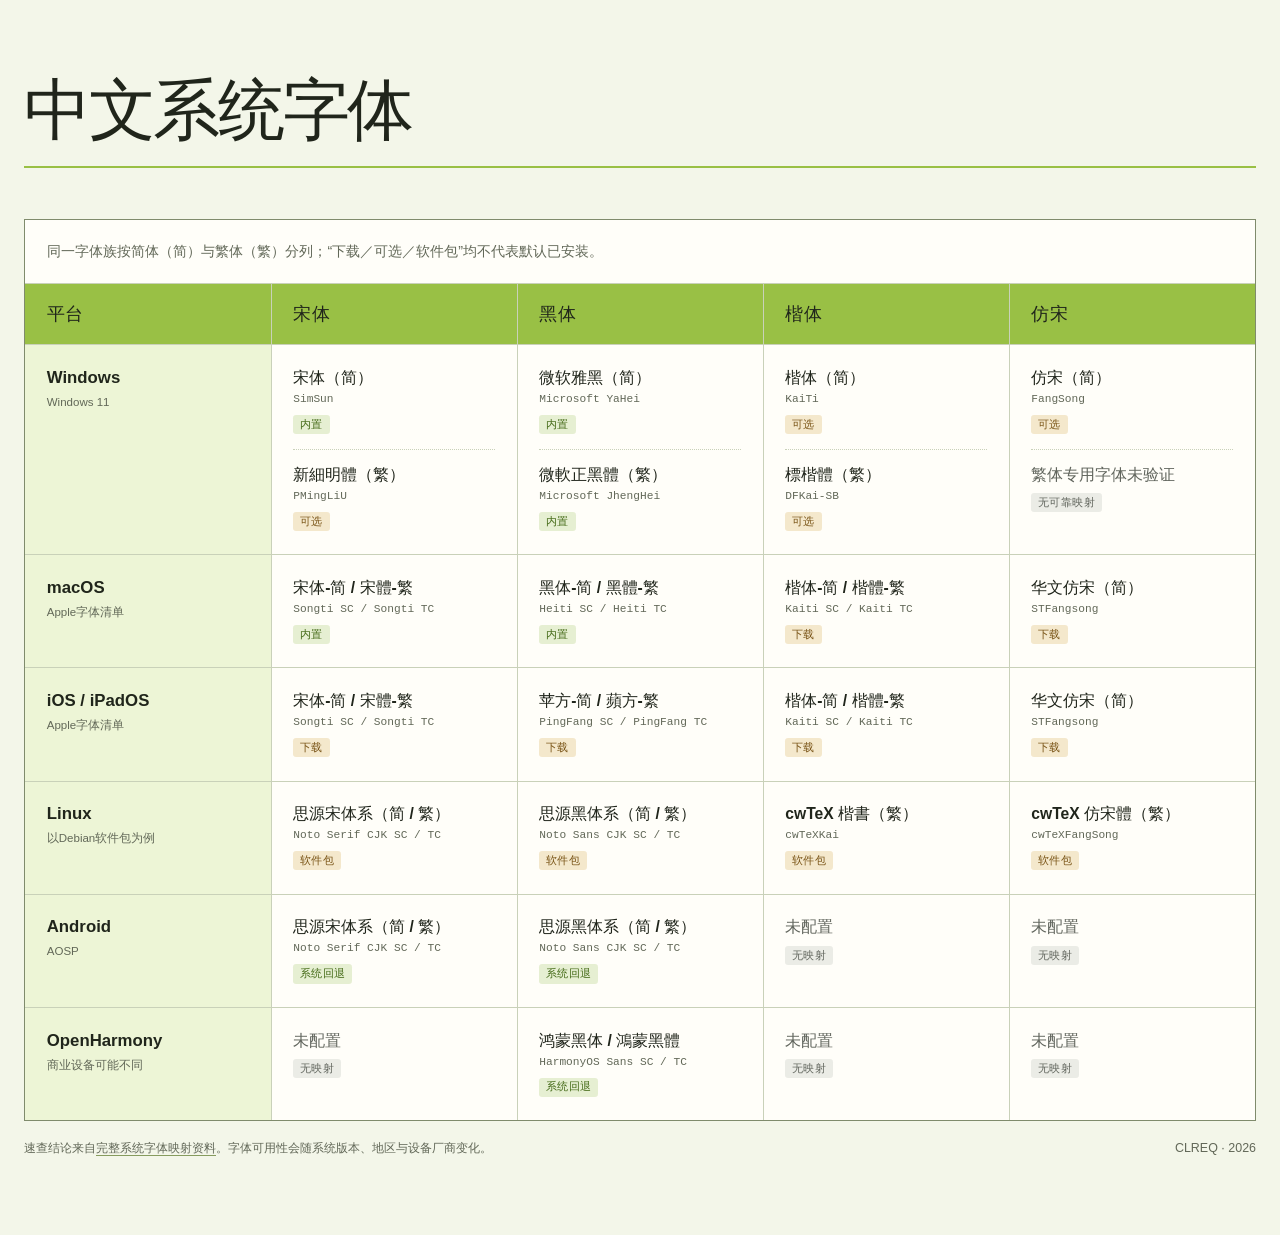
<file: others/system-font-mappings-matrix.html>
<!doctype html>
<html lang="zh-Hans">
<head>
  <meta charset="utf-8">
  <meta name="viewport" content="width=device-width, initial-scale=1">
  <meta name="description" content="Windows、macOS、iOS、Linux、Android 与 OpenHarmony 的中文宋体、黑体、楷体、仿宋系统字体映射速查。">
  <title>中文系统字体</title>
  <style>
    :root {
      color-scheme: light;
      --paper: #f3f6e9;
      --sheet: #fffef9;
      --ink: #20251b;
      --muted: #626858;
      --rule: #c9d1b9;
      --rule-strong: #7f8b6c;
      --accent: #99c045;
      --accent-strong: #4e6b15;
      --accent-soft: #edf5d6;
      --available: #456b18;
      --available-soft: #e6efd2;
      --optional: #795416;
      --optional-soft: #f4e8cc;
      --absent: #61655d;
      --absent-soft: #ebece6;
      font-family: 'Punctuation TC', -apple-system, BlinkMacSystemFont, 'Segoe UI', Roboto, Oxygen-Sans, Ubuntu, Cantarell, 'Helvetica Neue', 'PingFang TC', 'Noto Sans CJK TC', 'Noto Sans TC', 'Heiti TC', 'Microsoft JhengHei', sans-serif;
      text-autospace: normal;
      font-synthesis: none;
    }

    * {
      box-sizing: border-box;
    }

    html {
      background: var(--paper);
    }

    body {
      min-width: 20rem;
      margin: 0;
      color: var(--ink);
      background: var(--paper);
      line-height: 1.55;
      text-rendering: optimizeLegibility;
    }

    ::selection {
      color: var(--ink);
      background: var(--accent);
    }

    a {
      color: inherit;
      text-decoration-color: color-mix(in oklab, var(--accent-strong) 65%, transparent);
      text-decoration-thickness: 0.08em;
      text-underline-offset: 0.22em;
    }

    a:hover {
      color: var(--accent-strong);
    }

    a:focus-visible {
      outline: 0.1875rem solid var(--accent-strong);
      outline-offset: 0.25rem;
    }

    main {
      width: min(92rem, calc(100% - 3rem));
      margin: 0 auto;
      padding: clamp(2.5rem, 6vw, 6rem) 0;
    }

    .masthead {
      display: grid;
      grid-template-columns: minmax(0, 1fr) auto;
      gap: 2rem;
      align-items: end;
      margin-bottom: clamp(2rem, 4vw, 3.75rem);
      padding-bottom: 1.35rem;
      border-bottom: 0.125rem solid var(--accent);
    }

    h1 {
      max-width: 10em;
      margin: 0;
      font-family: "Songti SC", "STSong", "Noto Serif CJK SC", serif;
      font-size: clamp(2.45rem, 5.2vw, 5.6rem);
      font-weight: 700;
      line-height: 1.02;
      letter-spacing: -0.035em;
      text-wrap: balance;
    }

    .matrix-shell {
      overflow: hidden;
      border: 0.0625rem solid var(--rule-strong);
      background: var(--sheet);
    }

    table {
      width: 100%;
      border-collapse: collapse;
      table-layout: fixed;
    }

    caption {
      padding: 1.25rem 1.4rem;
      color: var(--muted);
      font-size: 0.9rem;
      text-align: left;
      border-bottom: 0.0625rem solid var(--rule);
    }

    thead {
      background: var(--accent);
      color: var(--ink);
    }

    th,
    td {
      padding: clamp(1rem, 1.7vw, 1.55rem);
      vertical-align: top;
      text-align: left;
      border-right: 0.0625rem solid var(--rule);
      border-bottom: 0.0625rem solid var(--rule);
    }

    th:last-child,
    td:last-child {
      border-right: 0;
    }

    tbody tr:last-child > * {
      border-bottom: 0;
    }

    thead th {
      padding-top: 1rem;
      padding-bottom: 1rem;
      font-family: "Songti SC", "STSong", "Noto Serif CJK SC", serif;
      font-size: 1.15rem;
      font-weight: 700;
      letter-spacing: 0.04em;
    }

    .platform {
      width: 13%;
      background: var(--accent-soft);
      font-size: 1.05rem;
      line-height: 1.3;
    }

    .platform small {
      display: block;
      margin-top: 0.38rem;
      color: var(--muted);
      font-size: 0.72rem;
      font-weight: 500;
      line-height: 1.35;
    }

    .font-entry + .font-entry {
      margin-top: 0.85rem;
      padding-top: 0.85rem;
      border-top: 0.0625rem dotted var(--rule);
    }

    .font-name {
      display: block;
      font-size: 0.98rem;
      font-weight: 650;
      line-height: 1.38;
    }

    .english-name {
      display: block;
      margin-top: 0.15rem;
      color: var(--muted);
      font-family: ui-monospace, "SFMono-Regular", Consolas, monospace;
      font-size: 0.7rem;
      line-height: 1.45;
      overflow-wrap: anywhere;
    }

    .status {
      display: inline-flex;
      align-items: center;
      margin-top: 0.48rem;
      padding: 0.12rem 0.42rem;
      border-radius: 0.2rem;
      font-size: 0.66rem;
      font-weight: 700;
      line-height: 1.45;
      letter-spacing: 0.04em;
      white-space: nowrap;
    }

    .status.built-in,
    .status.fallback {
      color: var(--available);
      background: var(--available-soft);
    }

    .status.optional,
    .status.download,
    .status.package {
      color: var(--optional);
      background: var(--optional-soft);
    }

    .status.none {
      color: var(--absent);
      background: var(--absent-soft);
    }

    .empty {
      color: var(--absent);
    }

    .empty .font-name {
      font-weight: 500;
    }

    footer {
      display: flex;
      gap: 1rem 2rem;
      justify-content: space-between;
      align-items: baseline;
      margin-top: 1.1rem;
      color: var(--muted);
      font-size: 0.78rem;
    }

    footer p {
      max-width: 72ch;
      margin: 0;
    }

    @media (max-width: 52rem) {
      main {
        width: min(100% - 1.5rem, 42rem);
        padding: 2rem 0 3rem;
      }

      .masthead {
        grid-template-columns: minmax(0, 1fr) 3.75rem;
        gap: 1rem;
        margin-bottom: 1.5rem;
      }

      h1 {
        min-width: 0;
        font-size: clamp(2.15rem, 10vw, 3.5rem);
      }

      .seal {
        width: 3.75rem;
        height: 3.75rem;
        font-size: 0.85rem;
      }

      .matrix-shell {
        overflow: visible;
        border: 0;
        background: transparent;
      }

      table,
      tbody,
      tr,
      th,
      td {
        display: block;
      }

      table {
        width: 100%;
        max-width: 100%;
        table-layout: auto;
      }

      caption {
        display: block;
        margin-bottom: 0.75rem;
        padding: 0;
        border: 0;
      }

      thead {
        position: absolute;
        width: 1px;
        height: 1px;
        clip-path: inset(50%);
        overflow: hidden;
        white-space: nowrap;
      }

      tbody {
        display: grid;
        width: 100%;
        gap: 0.9rem;
      }

      tbody tr {
        display: grid;
        width: 100%;
        min-width: 0;
        grid-template-columns: repeat(2, minmax(0, 1fr));
        border: 0.0625rem solid var(--rule-strong);
        background: var(--sheet);
      }

      tbody tr > * {
        border-right: 0.0625rem solid var(--rule);
        border-bottom: 0.0625rem solid var(--rule);
      }

      tbody tr > :nth-child(odd):not(.platform) {
        border-right: 0;
      }

      tbody tr > :nth-last-child(-n + 2) {
        border-bottom: 0;
      }

      .platform {
        grid-column: 1 / -1;
        width: auto;
        padding: 0.8rem 1rem;
        border-right: 0;
        background: var(--accent);
        color: var(--ink);
      }

      .platform small {
        display: inline;
        margin-left: 0.5rem;
        color: var(--ink);
      }

      td {
        min-width: 0;
        min-height: 9.5rem;
        padding: 2.65rem 1rem 1rem;
        position: relative;
      }

      td::before {
        position: absolute;
        top: 0.75rem;
        left: 1rem;
        color: var(--accent-strong);
        font-family: "Songti SC", "STSong", "Noto Serif CJK SC", serif;
        font-size: 0.78rem;
        font-weight: 700;
        letter-spacing: 0.12em;
        content: attr(data-label);
      }

      .font-name,
      .english-name {
        overflow-wrap: anywhere;
      }

      footer {
        display: block;
      }

      footer p + p {
        margin-top: 0.55rem;
      }
    }

    @media (prefers-reduced-motion: reduce) {
      *,
      *::before,
      *::after {
        scroll-behavior: auto !important;
      }
    }

    @media print {
      @page {
        size: A4 landscape;
        margin: 10mm;
      }

      :root {
        --paper: #fff;
        --sheet: #fff;
      }

      main {
        width: 100%;
        padding: 0;
      }

      .masthead {
        margin-bottom: 8mm;
      }

      h1 {
        font-size: 34pt;
      }

      th,
      td {
        padding: 7pt;
      }

      footer {
        font-size: 7.5pt;
      }
    }
  </style>
</head>
<body>
  <main>
    <header class="masthead">
      <h1>中文系统字体<br></h1>
    </header>

    <div class="matrix-shell">
      <table>
        <caption>同一字体族按简体（简）与繁体（繁）分列；“下载／可选／软件包”均不代表默认已安装。</caption>
        <thead>
          <tr>
            <th scope="col">平台</th>
            <th scope="col">宋体</th>
            <th scope="col">黑体</th>
            <th scope="col">楷体</th>
            <th scope="col">仿宋</th>
          </tr>
        </thead>
        <tbody>
          <tr>
            <th class="platform" scope="row">Windows <small>Windows 11</small></th>
            <td data-label="宋体">
              <div class="font-entry"><span class="font-name">宋体（简）</span><span class="english-name">SimSun</span><span class="status built-in">内置</span></div>
              <div class="font-entry"><span class="font-name">新細明體（繁）</span><span class="english-name">PMingLiU</span><span class="status optional">可选</span></div>
            </td>
            <td data-label="黑体">
              <div class="font-entry"><span class="font-name">微软雅黑（简）</span><span class="english-name">Microsoft YaHei</span><span class="status built-in">内置</span></div>
              <div class="font-entry"><span class="font-name">微軟正黑體（繁）</span><span class="english-name">Microsoft JhengHei</span><span class="status built-in">内置</span></div>
            </td>
            <td data-label="楷体">
              <div class="font-entry"><span class="font-name">楷体（简）</span><span class="english-name">KaiTi</span><span class="status optional">可选</span></div>
              <div class="font-entry"><span class="font-name">標楷體（繁）</span><span class="english-name">DFKai-SB</span><span class="status optional">可选</span></div>
            </td>
            <td data-label="仿宋">
              <div class="font-entry"><span class="font-name">仿宋（简）</span><span class="english-name">FangSong</span><span class="status optional">可选</span></div>
              <div class="font-entry empty"><span class="font-name">繁体专用字体未验证</span><span class="status none">无可靠映射</span></div>
            </td>
          </tr>

          <tr>
            <th class="platform" scope="row">macOS <small>Apple字体清单</small></th>
            <td data-label="宋体">
              <div class="font-entry"><span class="font-name">宋体-简 / 宋體-繁</span><span class="english-name">Songti SC / Songti TC</span><span class="status built-in">内置</span></div>
            </td>
            <td data-label="黑体">
              <div class="font-entry"><span class="font-name">黑体-简 / 黑體-繁</span><span class="english-name">Heiti SC / Heiti TC</span><span class="status built-in">内置</span></div>
            </td>
            <td data-label="楷体">
              <div class="font-entry"><span class="font-name">楷体-简 / 楷體-繁</span><span class="english-name">Kaiti SC / Kaiti TC</span><span class="status download">下载</span></div>
            </td>
            <td data-label="仿宋">
              <div class="font-entry"><span class="font-name">华文仿宋（简）</span><span class="english-name">STFangsong</span><span class="status download">下载</span></div>
            </td>
          </tr>

          <tr>
            <th class="platform" scope="row">iOS / iPadOS <small>Apple字体清单</small></th>
            <td data-label="宋体">
              <div class="font-entry"><span class="font-name">宋体-简 / 宋體-繁</span><span class="english-name">Songti SC / Songti TC</span><span class="status download">下载</span></div>
            </td>
            <td data-label="黑体">
              <div class="font-entry"><span class="font-name">苹方-简 / 蘋方-繁</span><span class="english-name">PingFang SC / PingFang TC</span><span class="status download">下载</span></div>
            </td>
            <td data-label="楷体">
              <div class="font-entry"><span class="font-name">楷体-简 / 楷體-繁</span><span class="english-name">Kaiti SC / Kaiti TC</span><span class="status download">下载</span></div>
            </td>
            <td data-label="仿宋">
              <div class="font-entry"><span class="font-name">华文仿宋（简）</span><span class="english-name">STFangsong</span><span class="status download">下载</span></div>
            </td>
          </tr>

          <tr>
            <th class="platform" scope="row">Linux <small>以Debian软件包为例</small></th>
            <td data-label="宋体">
              <div class="font-entry"><span class="font-name">思源宋体系（简 / 繁）</span><span class="english-name">Noto Serif CJK SC / TC</span><span class="status package">软件包</span></div>
            </td>
            <td data-label="黑体">
              <div class="font-entry"><span class="font-name">思源黑体系（简 / 繁）</span><span class="english-name">Noto Sans CJK SC / TC</span><span class="status package">软件包</span></div>
            </td>
            <td data-label="楷体">
              <div class="font-entry"><span class="font-name">cwTeX 楷書（繁）</span><span class="english-name">cwTeXKai</span><span class="status package">软件包</span></div>
            </td>
            <td data-label="仿宋">
              <div class="font-entry"><span class="font-name">cwTeX 仿宋體（繁）</span><span class="english-name">cwTeXFangSong</span><span class="status package">软件包</span></div>
            </td>
          </tr>

          <tr>
            <th class="platform" scope="row">Android <small>AOSP</small></th>
            <td data-label="宋体">
              <div class="font-entry"><span class="font-name">思源宋体系（简 / 繁）</span><span class="english-name">Noto Serif CJK SC / TC</span><span class="status fallback">系统回退</span></div>
            </td>
            <td data-label="黑体">
              <div class="font-entry"><span class="font-name">思源黑体系（简 / 繁）</span><span class="english-name">Noto Sans CJK SC / TC</span><span class="status fallback">系统回退</span></div>
            </td>
            <td class="empty" data-label="楷体">
              <span class="font-name">未配置</span><span class="status none">无映射</span>
            </td>
            <td class="empty" data-label="仿宋">
              <span class="font-name">未配置</span><span class="status none">无映射</span>
            </td>
          </tr>

          <tr>
            <th class="platform" scope="row">OpenHarmony <small>商业设备可能不同</small></th>
            <td class="empty" data-label="宋体">
              <span class="font-name">未配置</span><span class="status none">无映射</span>
            </td>
            <td data-label="黑体">
              <div class="font-entry"><span class="font-name">鸿蒙黑体 / 鴻蒙黑體</span><span class="english-name">HarmonyOS Sans SC / TC</span><span class="status fallback">系统回退</span></div>
            </td>
            <td class="empty" data-label="楷体">
              <span class="font-name">未配置</span><span class="status none">无映射</span>
            </td>
            <td class="empty" data-label="仿宋">
              <span class="font-name">未配置</span><span class="status none">无映射</span>
            </td>
          </tr>
        </tbody>
      </table>
    </div>

    <footer>
      <p>速查结论来自<a href="https://github.com/w3c/clreq/blob/gh-pages/others/system-font-mappings.md">完整系统字体映射资料</a>。字体可用性会随系统版本、地区与设备厂商变化。</p>
      <p>CLREQ · 2026</p>
    </footer>
  </main>
</body>
</html>
</file>
